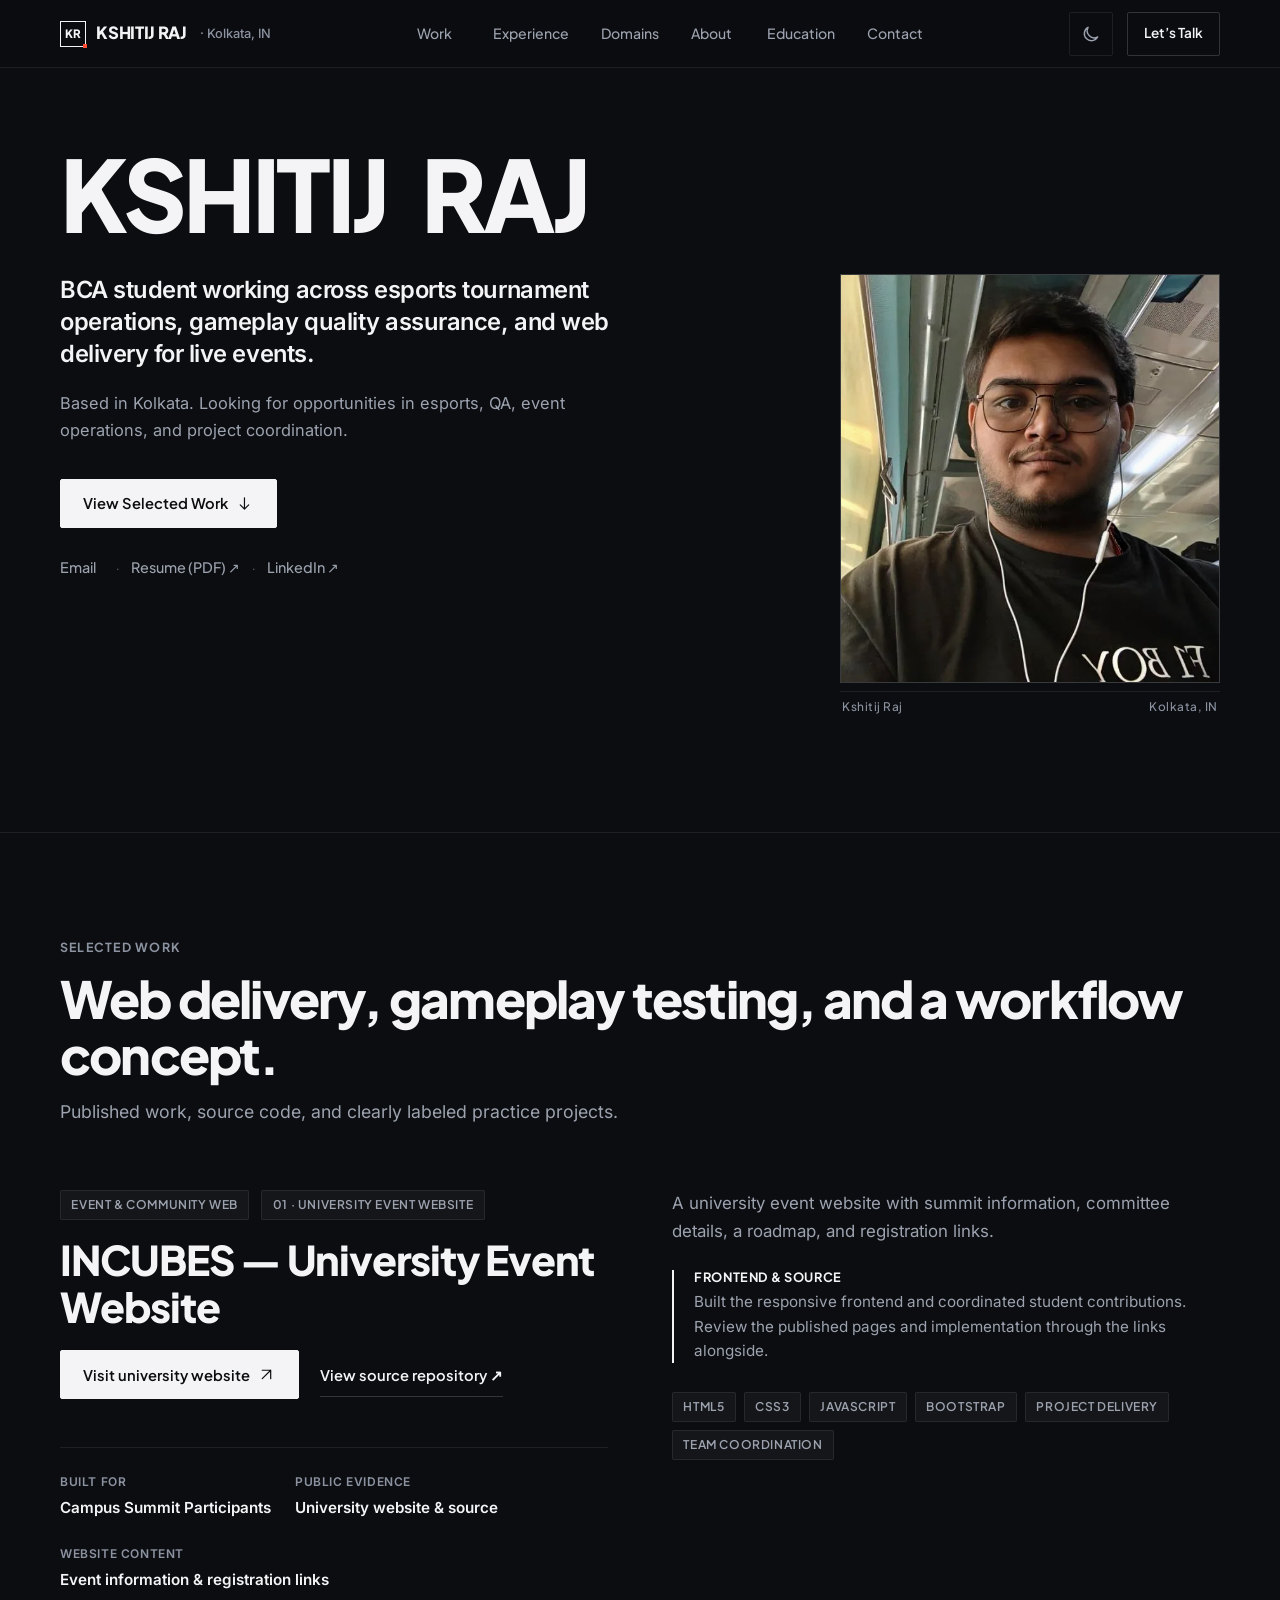
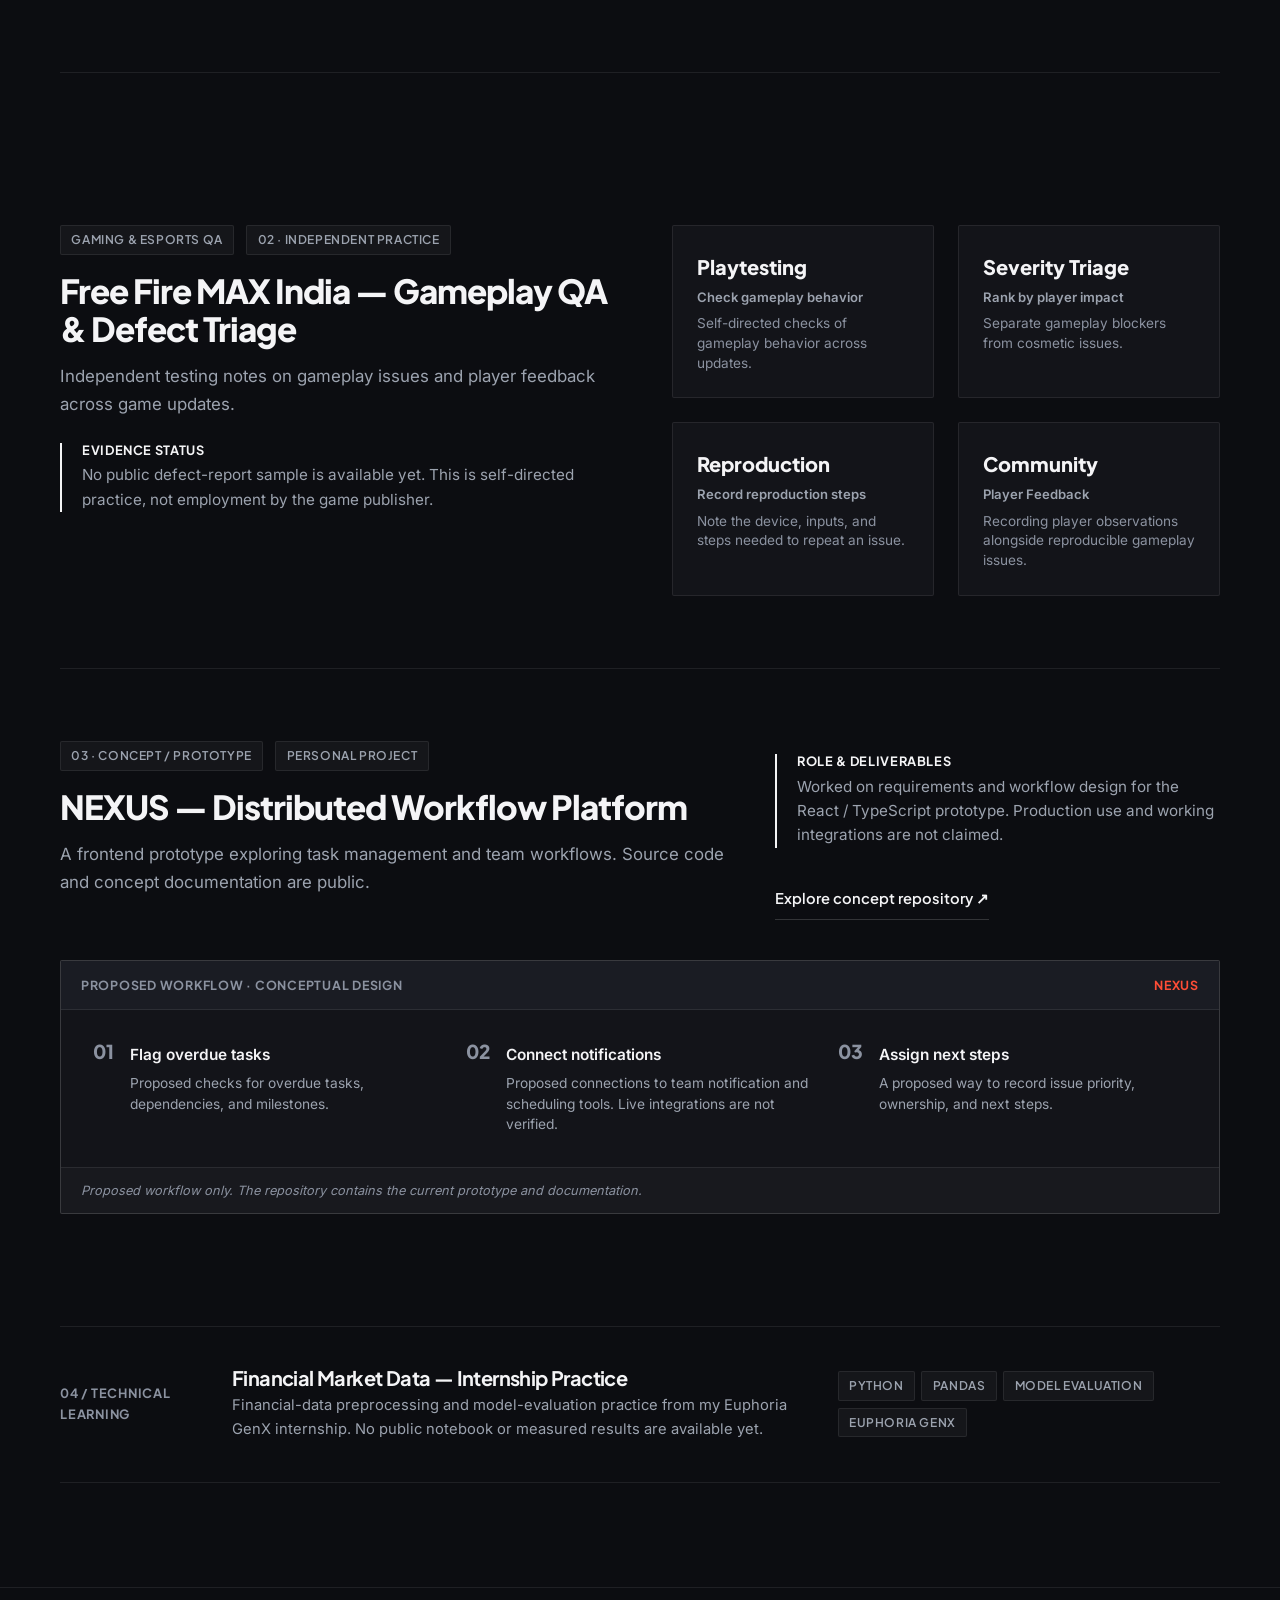
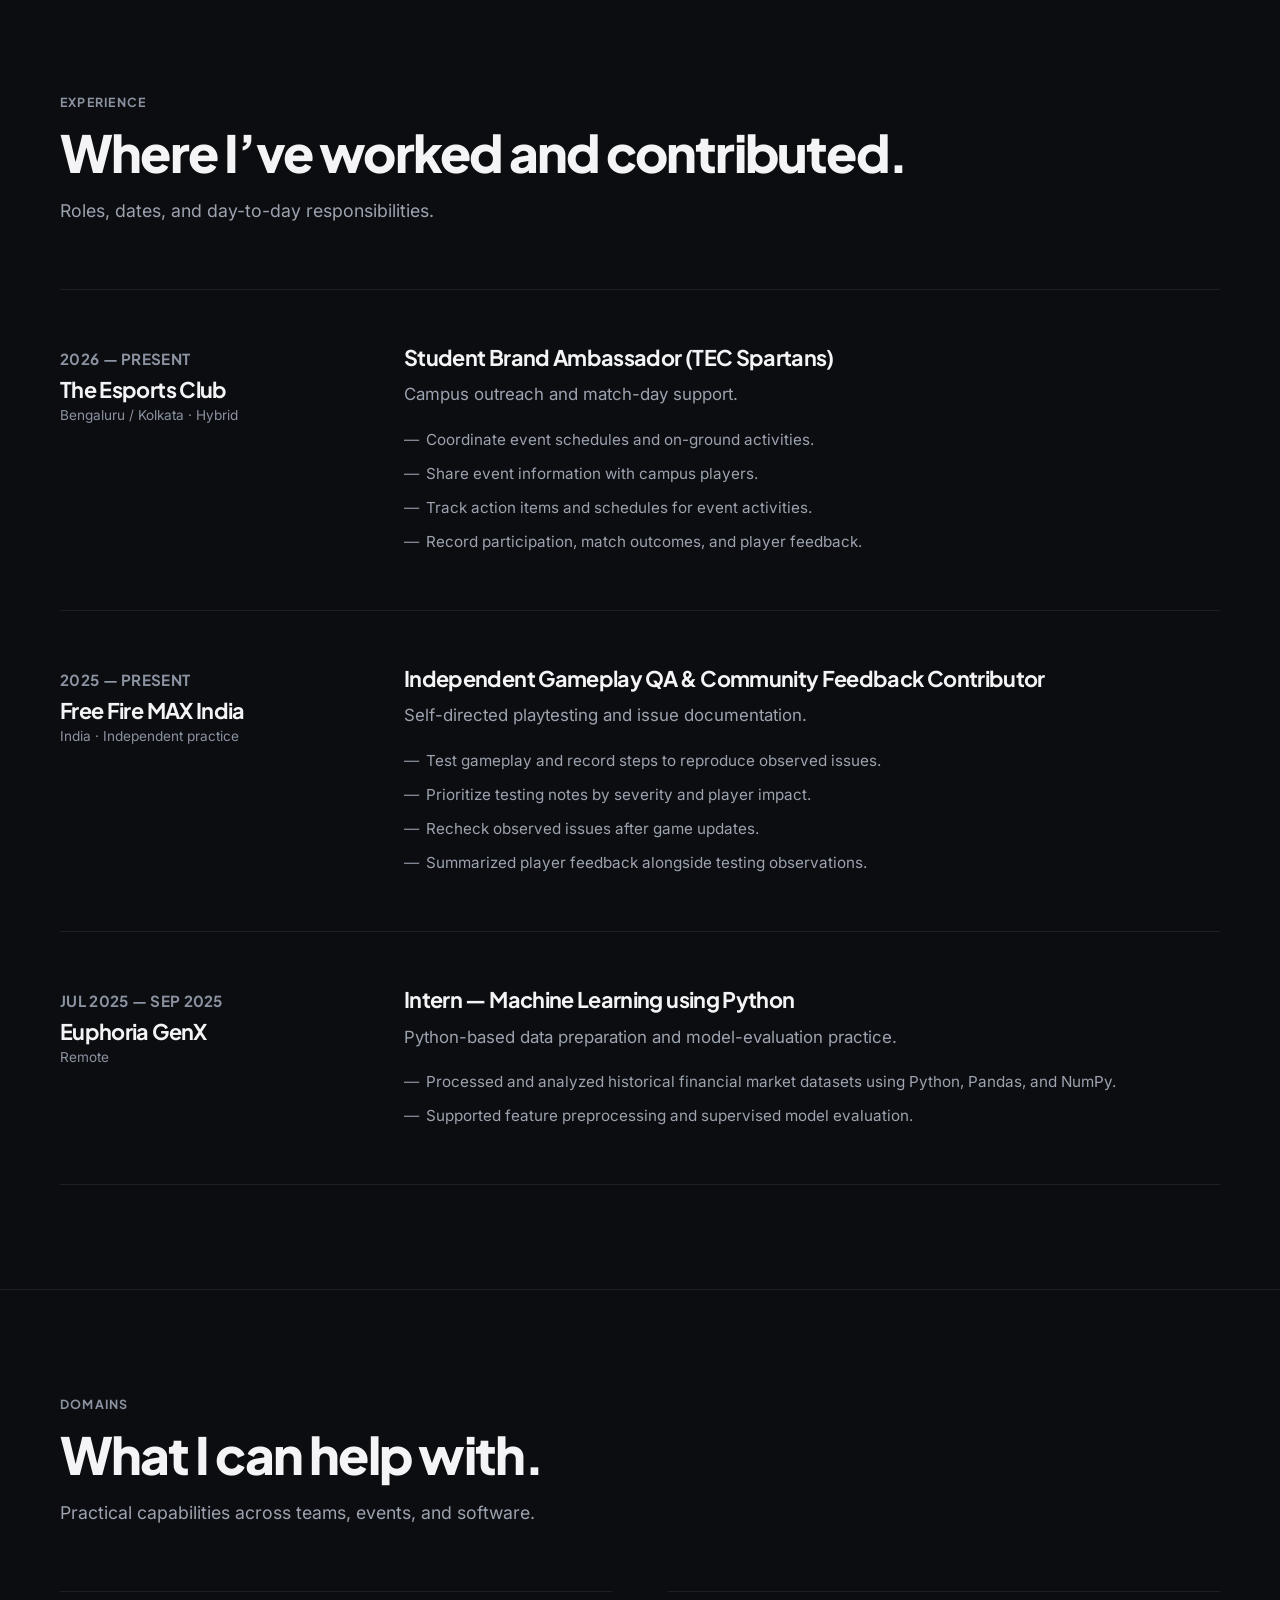
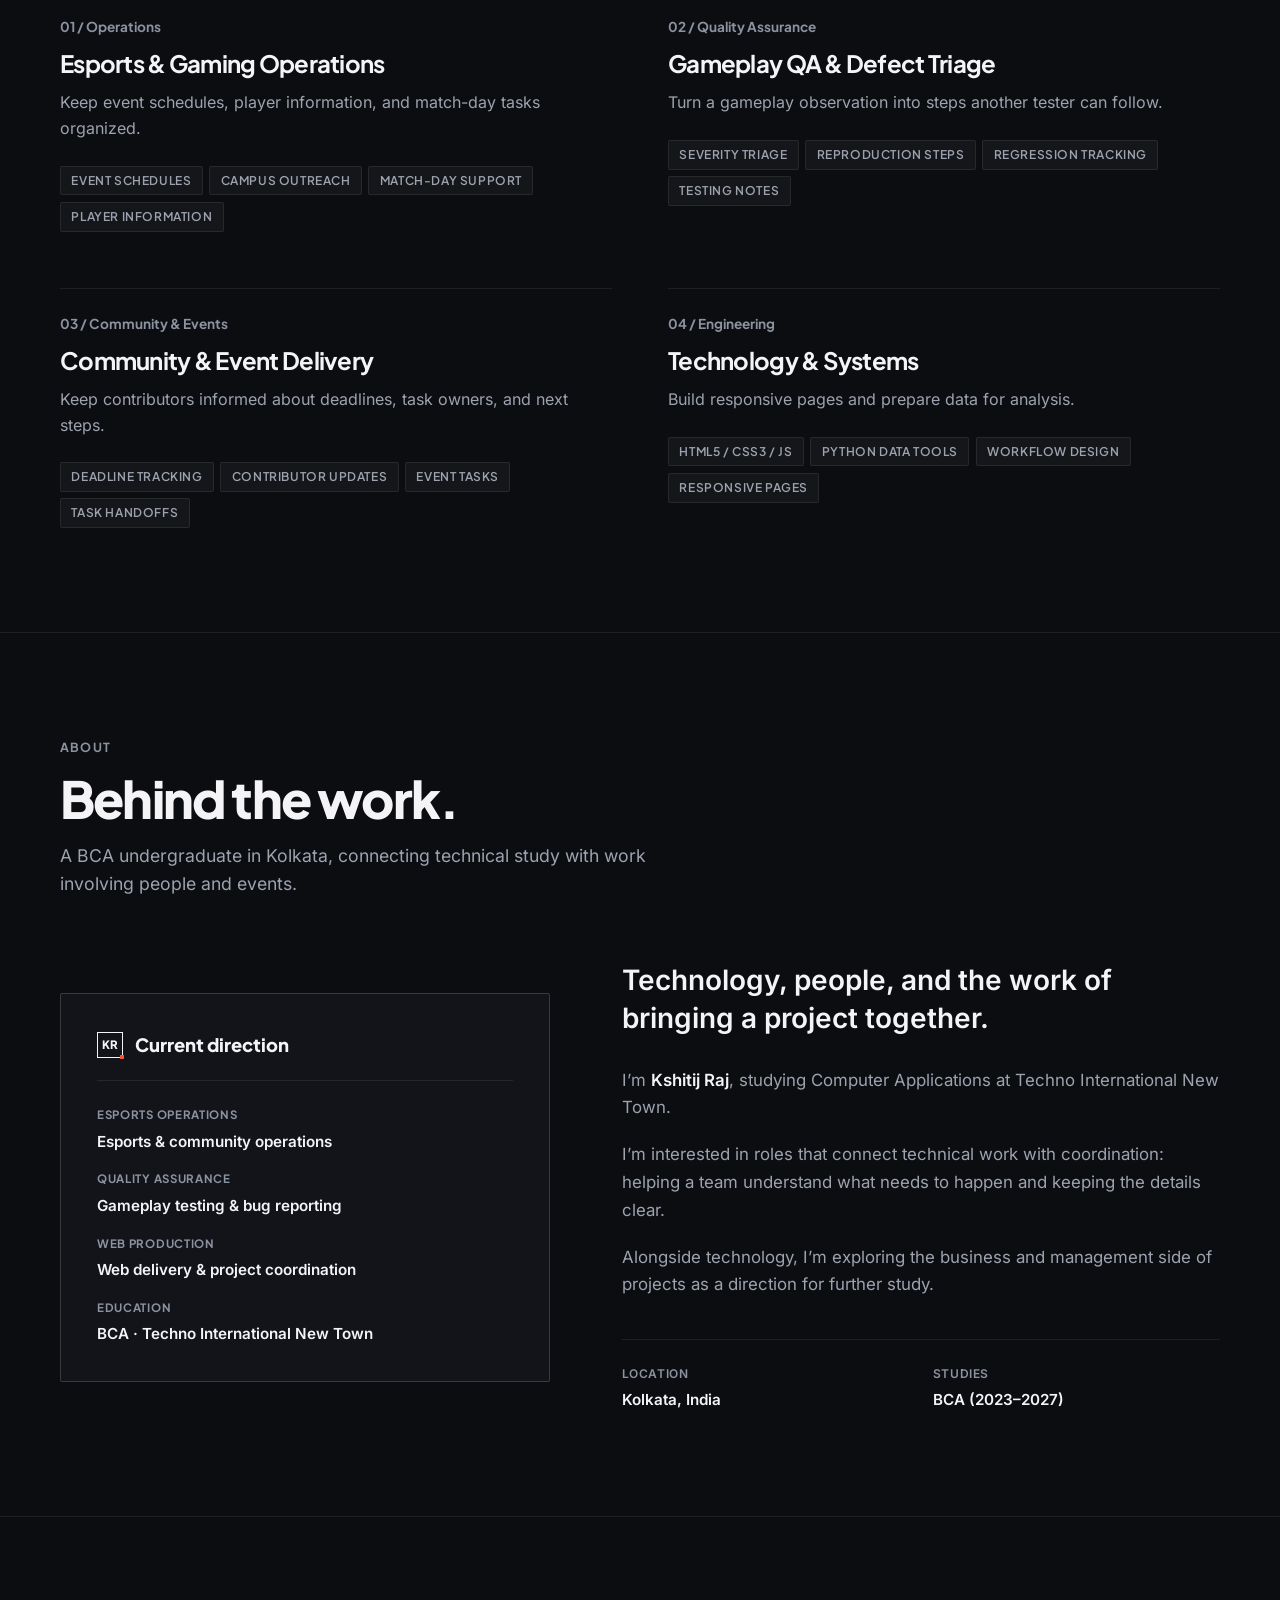
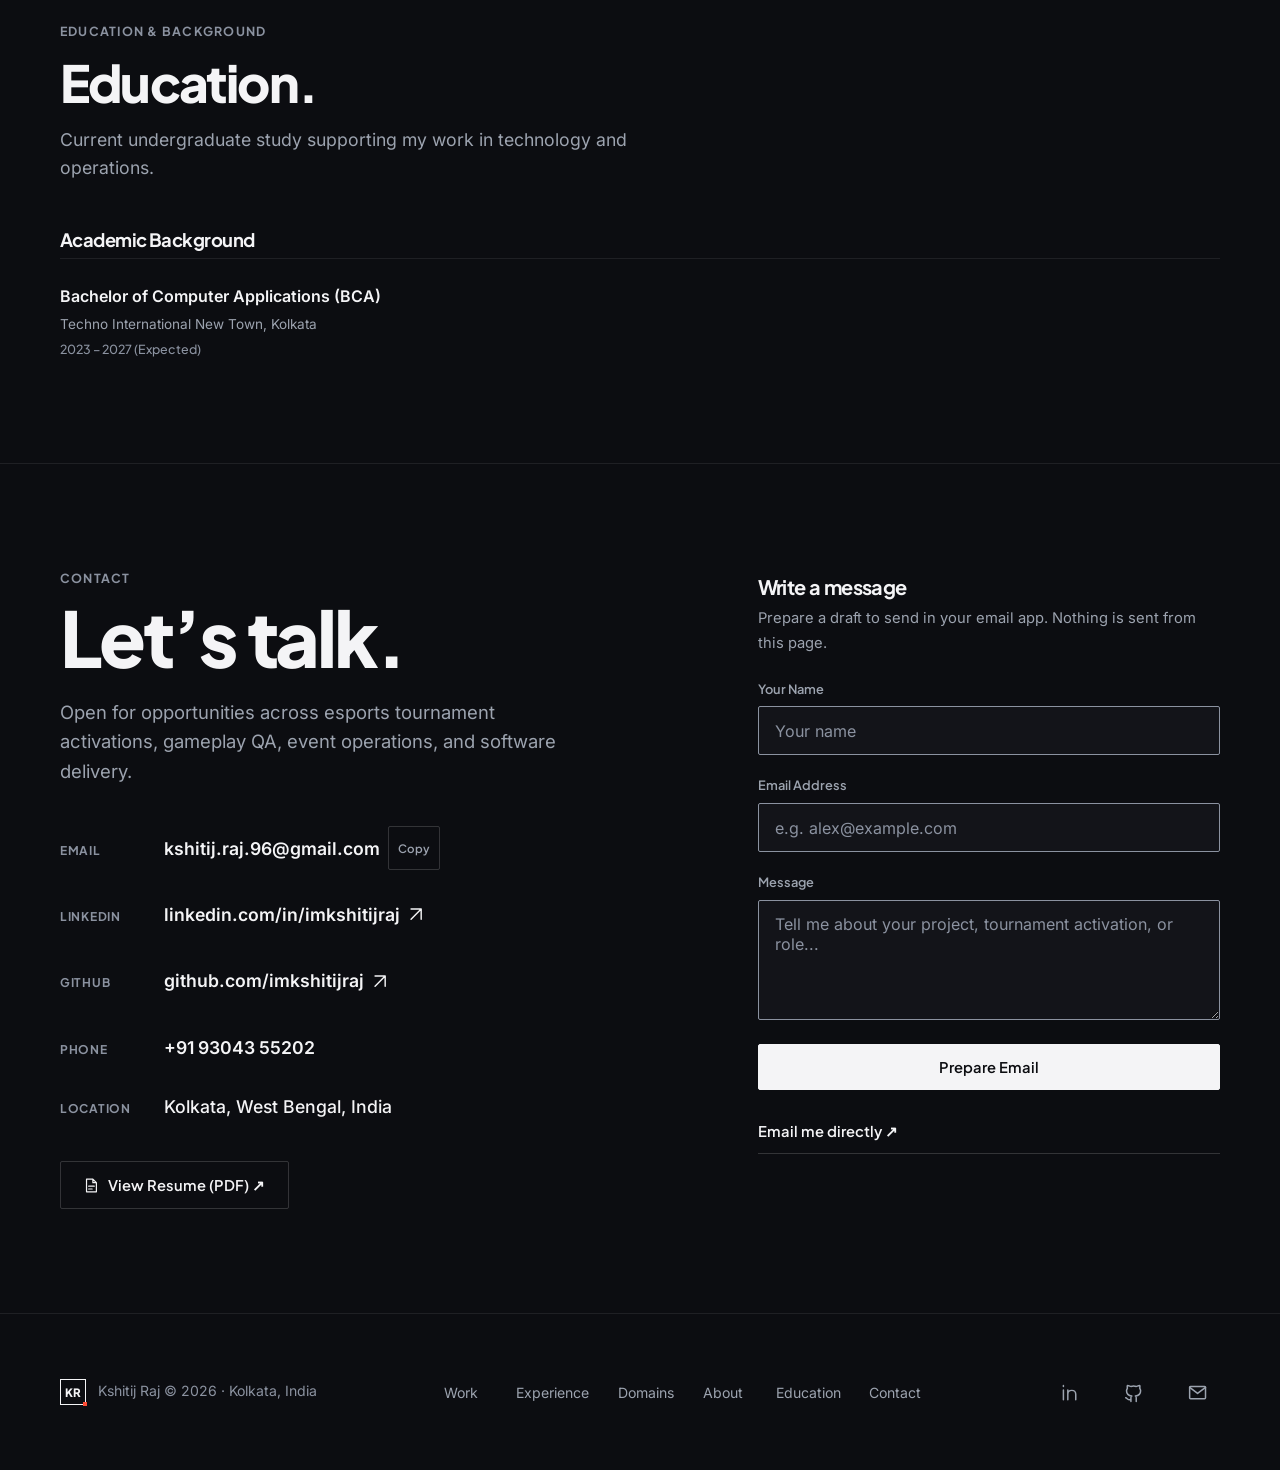
<file: Kshitij-Portfolio/index.html>
<!DOCTYPE html>
<html lang="en" data-theme="dark">
<head>
  <meta charset="UTF-8">
  <meta name="viewport" content="width=device-width, initial-scale=1.0">
  
  <script src="./assets/js/theme-init.js"></script>

  <!-- SEO & Identity -->
  <title>Kshitij Raj — Technology, Esports &amp; Operations</title>
  <meta name="description" content="Personal portfolio of Kshitij Raj. BCA student working across esports tournament operations, gameplay quality assurance, and live event technology.">
  <meta name="author" content="Kshitij Raj">
  <link rel="canonical" href="https://imkshitijraj.github.io/New-folder/Kshitij-Portfolio/">

  <!-- Favicon -->
  <link rel="icon" type="image/svg+xml" href="./assets/favicon.svg">
  
  <!-- Open Graph / Facebook -->
  <meta property="og:type" content="website">
  <meta property="og:url" content="https://imkshitijraj.github.io/New-folder/Kshitij-Portfolio/">
  <meta property="og:title" content="Kshitij Raj — Technology, Esports &amp; Operations">
  <meta property="og:description" content="Personal portfolio of Kshitij Raj. BCA student working across esports tournament operations, gameplay quality assurance, and live event technology.">
  <meta property="og:image" content="https://imkshitijraj.github.io/New-folder/Kshitij-Portfolio/assets/images/kshitij-portrait.jpg">
  <meta property="og:image:alt" content="Portrait of Kshitij Raj">

  <!-- Twitter / X -->
  <meta name="twitter:card" content="summary_large_image">
  <meta name="twitter:url" content="https://imkshitijraj.github.io/New-folder/Kshitij-Portfolio/">
  <meta name="twitter:title" content="Kshitij Raj — Technology, Esports &amp; Operations">
  <meta name="twitter:description" content="Personal portfolio of Kshitij Raj. BCA student working across esports tournament operations, gameplay quality assurance, and live event technology.">
  <meta name="twitter:image" content="https://imkshitijraj.github.io/New-folder/Kshitij-Portfolio/assets/images/kshitij-portrait.jpg">
  <meta name="twitter:image:alt" content="Portrait of Kshitij Raj">

  <!-- Structured Data: Person Schema -->
  <script type="application/ld+json">
  {
    "@context": "https://schema.org",
    "@type": "Person",
    "name": "Kshitij Raj",
    "jobTitle": "BCA undergraduate",
    "affiliation": {
      "@type": "CollegeOrUniversity",
      "name": "Techno International New Town"
    },
    "url": "https://imkshitijraj.github.io/New-folder/Kshitij-Portfolio/",
    "sameAs": [
      "https://linkedin.com/in/imkshitijraj",
      "https://github.com/imkshitijraj"
    ],
    "address": {
      "@type": "PostalAddress",
      "addressLocality": "Kolkata",
      "addressCountry": "IN"
    }
  }
  </script>

  <link rel="preload" href="./assets/fonts/plus-jakarta-sans-latin.woff2" as="font" type="font/woff2" crossorigin>
  <!-- Stylesheet -->
  <link rel="stylesheet" href="./assets/css/style.css">
</head>
<body>

  <!-- Accessible Skip to Content Link -->
  <a href="#main-content" class="skip-link">Skip to main content</a>

  <!-- ==========================================================================
       HEADER & NAVIGATION
       ========================================================================== -->
  <header class="site-header" role="banner">
    <div class="container header-inner">
      
      <div class="header-brand">
        <a href="#home" class="header-brand-link">
          <span class="kr-monogram" aria-hidden="true">KR</span>
          <span class="brand-name">KSHITIJ RAJ</span>
        </a>
        <span class="brand-location">· Kolkata, IN</span>
      </div>

      <!-- Navigation -->
      <nav class="main-nav" aria-label="Main Navigation">
        <ul class="nav-links">
          <li><a href="#work" class="nav-link">Work</a></li>
          <li><a href="#experience" class="nav-link">Experience</a></li>
          <li><a href="#domains" class="nav-link">Domains</a></li>
          <li><a href="#about" class="nav-link">About</a></li>
          <li><a href="#education" class="nav-link">Education</a></li>
          <li><a href="#contact" class="nav-link">Contact</a></li>
        </ul>
      </nav>

      <div class="header-actions">
        <button id="theme-toggle" class="theme-toggle-btn" aria-label="Switch to light theme" title="Switch to light theme">
          <svg class="icon" id="theme-icon" aria-hidden="true" viewBox="0 0 24 24" fill="none" stroke="currentColor" stroke-width="1.7" stroke-linecap="round" stroke-linejoin="round" focusable="false"><path d="M20 15.5A8.5 8.5 0 0 1 8.5 4 8.5 8.5 0 1 0 20 15.5Z"/></svg>
        </button>
        <a href="#contact" class="btn btn-secondary btn-header-talk">
          Let’s Talk
        </a>
        <button class="mobile-menu-btn" id="mobile-toggle" aria-label="Open navigation menu" aria-expanded="false" aria-controls="mobile-drawer">
          <svg class="icon" id="mobile-icon" aria-hidden="true" viewBox="0 0 24 24" fill="none" stroke="currentColor" stroke-width="1.7" stroke-linecap="round" stroke-linejoin="round" focusable="false"><path d="M4 6h16M4 12h16M4 18h16"/></svg>
        </button>
      </div>

    </div>
  </header>

  <!-- Mobile Drawer Dialog -->
  <div class="mobile-nav-drawer" id="mobile-drawer" role="dialog" aria-modal="true" aria-label="Navigation Menu" aria-hidden="true" tabindex="-1">
    <button type="button" id="drawer-close" class="drawer-close btn btn-secondary">Close menu <span aria-hidden="true">×</span></button>
    <ul class="mobile-nav-links">
      <li><a href="#home" class="mobile-nav-link">Home</a></li>
      <li><a href="#work" class="mobile-nav-link">Selected Work</a></li>
      <li><a href="#experience" class="mobile-nav-link">Experience</a></li>
      <li><a href="#domains" class="mobile-nav-link">Domains</a></li>
      <li><a href="#about" class="mobile-nav-link">About</a></li>
      <li><a href="#education" class="mobile-nav-link">Education</a></li>
      <li><a href="#contact" class="mobile-nav-link">Contact</a></li>
    </ul>
    <div class="drawer-cta-group">
      <a href="mailto:kshitij.raj.96@gmail.com" class="btn btn-primary btn-full">
        Email Directly
      </a>
      <a href="./assets/Kshitij-Raj-Resume.pdf" class="btn btn-secondary btn-full" target="_blank" rel="noopener noreferrer">
        View Resume (PDF)
      </a>
    </div>
  </div>

  <main id="main-content" tabindex="-1">
    <!-- ==========================================================================
         01 — HERO (Personal Identity & Core Positioning)
         ========================================================================== -->
    <section class="hero-section" id="home">
      <div class="container hero-container">
        
        <!-- Editorial Brand Masthead: Monolithic Oversized Typography -->
        <div class="hero-brand-masthead">
          <h1 class="hero-brand-name">
            <span class="name-part">KSHITIJ</span>
            <span class="name-part">RAJ</span>
          </h1>
        </div>

        <!-- Integrated Editorial Grid: Positioning & Real Photograph -->
        <div class="hero-editorial-grid">
          
          <!-- Column A: Personal Positioning, Supporting Context & CTAs -->
          <div class="hero-copy-col">
            <p class="hero-positioning">
              BCA student working across esports tournament operations, gameplay quality assurance, and web delivery for live events.
            </p>

            <p class="hero-narrative">
              Based in Kolkata. Looking for opportunities in esports, QA, event operations, and project coordination.
            </p>

            <div class="hero-actions">
              <a href="#work" class="btn btn-primary">
                View Selected Work <svg class="icon" aria-hidden="true" viewBox="0 0 24 24" fill="none" stroke="currentColor" stroke-width="1.7" stroke-linecap="round" stroke-linejoin="round" focusable="false"><path d="M12 4v16m-6-6 6 6 6-6"/></svg>
              </a>
              <div class="hero-text-links">
                <a href="mailto:kshitij.raj.96@gmail.com" class="hero-text-link">
                  Email
                </a>
                <span class="hero-link-sep" aria-hidden="true">·</span>
                <a href="./assets/Kshitij-Raj-Resume.pdf" target="_blank" rel="noopener noreferrer" class="hero-text-link">
                  Resume (PDF) ↗
                </a>
                <span class="hero-link-sep" aria-hidden="true">·</span>
                <a href="https://linkedin.com/in/imkshitijraj" target="_blank" rel="noopener noreferrer" class="hero-text-link">
                  LinkedIn ↗
                </a>
              </div>
            </div>
          </div>

          <!-- Column B: Integrated Editorial Photograph Presentation -->
          <div class="hero-media-col">
            <div class="editorial-photo-frame">
              <picture>
              <source type="image/webp" srcset="./assets/images/kshitij-portrait-320.webp 320w, ./assets/images/kshitij-portrait-640.webp 640w" sizes="(max-width: 768px) calc(100vw - 48px), 380px">
              <img 
                src="./assets/images/kshitij-portrait.jpg" 
                alt="Portrait of Kshitij Raj" 
                class="editorial-photo"
                width="640"
                height="640"
                loading="eager"
                fetchpriority="high"
              >
              </picture>
            </div>
            <div class="editorial-photo-caption">
              <span>Kshitij Raj</span>
              <span>Kolkata, IN</span>
            </div>
          </div>

        </div>

      </div>
    </section>

    <hr class="section-divider">

    <!-- ==========================================================================
         02 — SELECTED WORK (Containerless Editorial Case Studies)
         ========================================================================== -->
    <section class="section" id="work">
      <div class="container">
        
        <div class="section-header">
          <span class="section-kicker">Selected Work</span>
          <h2 class="section-title">Web delivery, gameplay testing, and a workflow concept.</h2>
          <p class="section-description">
            Published work, source code, and clearly labeled practice projects.
          </p>
        </div>

        <!-- Project 01: Lead Editorial Case Study (INCUBES) -->
        <article class="case-study-lead">
          <div class="case-study-grid">
            <div>
              <div class="case-meta-top">
                <span class="tag">Event &amp; Community Web</span>
                <span class="tag">01 · University event website</span>
              </div>

              <h3 class="case-title">
                INCUBES — University Event Website
              </h3>

              <a href="https://tint.edu.in/incubes" target="_blank" rel="noopener noreferrer" class="btn btn-primary btn-case-action">
                Visit university website <svg class="icon" aria-hidden="true" viewBox="0 0 24 24" fill="none" stroke="currentColor" stroke-width="1.7" stroke-linecap="round" stroke-linejoin="round" focusable="false"><path d="M6 18 18 6M6 6h12v12"/></svg>
              </a>

              <a href="https://github.com/imkshitijraj/college-web" target="_blank" rel="noopener noreferrer" class="btn-link">View source repository ↗</a>
              <div class="case-scale-list">
                <div class="scale-item">
                  <span class="scale-item-label">Built for</span>
                  <span class="scale-item-value">Campus Summit Participants</span>
                </div>
                <div class="scale-item">
                  <span class="scale-item-label">Public evidence</span>
                  <span class="scale-item-value">University website &amp; source</span>
                </div>
                <div class="scale-item">
                  <span class="scale-item-label">Website content</span>
                  <span class="scale-item-value">Event information &amp; registration links</span>
                </div>
              </div>
            </div>

            <div>
              <p class="case-description">
                A university event website with summit information, committee details, a roadmap, and registration links.
              </p>

              <div class="case-contribution-block">
                <h4 class="case-contribution-title">Frontend &amp; source</h4>
                <p class="case-contribution-copy">
                  Built the responsive frontend and coordinated student contributions. Review the published pages and implementation through the links alongside.
                </p>
              </div>

              <div class="case-tags">
                <span class="tag">HTML5</span>
                <span class="tag">CSS3</span>
                <span class="tag">JavaScript</span>
                <span class="tag">Bootstrap</span>
                <span class="tag">Project Delivery</span>
                <span class="tag">Team Coordination</span>
              </div>
            </div>
          </div>
        </article>

        <!-- Project 02: Editorial Two-Column Spread (Free Fire MAX India QA) -->
        <article class="project-editorial-row">
          <div>
            <div class="case-meta-top">
              <span class="tag">Gaming &amp; Esports QA</span>
              <span class="tag">02 · Independent practice</span>
            </div>

            <h3 class="project-editorial-title">
              Free Fire MAX India — Gameplay QA &amp; Defect Triage
            </h3>

            <p class="case-description">
              Independent testing notes on gameplay issues and player feedback across game updates.
            </p>

            <div class="case-contribution-block">
              <h4 class="case-contribution-title">Evidence status</h4>
              <p class="case-contribution-copy">
                No public defect-report sample is available yet. This is self-directed practice, not employment by the game publisher.
              </p>
            </div>
          </div>

          <!-- QA Framework Breakdown (Crisp Editorial Grid) -->
          <div class="qa-editorial-grid">
            <div class="qa-editorial-card">
              <div class="qa-card-lead">Playtesting</div>
              <div class="qa-card-label">Check gameplay behavior</div>
              <p class="qa-card-desc">Self-directed checks of gameplay behavior across updates.</p>
            </div>

            <div class="qa-editorial-card">
              <div class="qa-card-lead">Severity Triage</div>
              <div class="qa-card-label">Rank by player impact</div>
              <p class="qa-card-desc">Separate gameplay blockers from cosmetic issues.</p>
            </div>

            <div class="qa-editorial-card">
              <div class="qa-card-lead">Reproduction</div>
              <div class="qa-card-label">Record reproduction steps</div>
              <p class="qa-card-desc">Note the device, inputs, and steps needed to repeat an issue.</p>
            </div>

            <div class="qa-editorial-card">
              <div class="qa-card-lead">Community</div>
              <div class="qa-card-label">Player Feedback</div>
              <p class="qa-card-desc">Recording player observations alongside reproducible gameplay issues.</p>
            </div>
          </div>
        </article>

        <!-- Project 03: Full-Width Feature (NEXUS Platform - Conceptual Mockup & PRD) -->
        <article class="project-wide-feature">
          <div class="wide-feature-header">
            <div>
              <div class="case-meta-top">
                <span class="tag">03 · Concept / prototype</span>
                <span class="tag">Personal project</span>
              </div>
              <h3 class="project-editorial-title">
                NEXUS — Distributed Workflow Platform
              </h3>
              <p class="case-description">
                A frontend prototype exploring task management and team workflows. Source code and concept documentation are public.
              </p>
            </div>

            <div>
              <div class="case-contribution-block case-contrib-spaced">
                <h4 class="case-contribution-title">Role &amp; Deliverables</h4>
                <p class="case-contribution-copy">
                  Worked on requirements and workflow design for the React / TypeScript prototype. Production use and working integrations are not claimed.
                </p>
              </div>
              <div>
                <a href="https://github.com/imkshitijraj/Project-Nexus" target="_blank" rel="noopener noreferrer" class="btn-link">Explore concept repository ↗</a>
              </div>
            </div>
          </div>

          <div class="architecture-spec-box">
            <div class="spec-box-header">
              <span>Proposed workflow · Conceptual design</span>
              <span class="spec-version">NEXUS</span>
            </div>
            <div class="spec-box-content">
              <div class="spec-flow-step">
                <span class="step-num">01</span>
                <div>
                  <strong>Flag overdue tasks</strong>
                  <p>Proposed checks for overdue tasks, dependencies, and milestones.</p>
                </div>
              </div>
              <div class="spec-flow-step">
                <span class="step-num">02</span>
                <div>
                  <strong>Connect notifications</strong>
                  <p>Proposed connections to team notification and scheduling tools. Live integrations are not verified.</p>
                </div>
              </div>
              <div class="spec-flow-step">
                <span class="step-num">03</span>
                <div>
                  <strong>Assign next steps</strong>
                  <p>A proposed way to record issue priority, ownership, and next steps.</p>
                </div>
              </div>
            </div>
            <div class="spec-box-caption">
              Proposed workflow only. The repository contains the current prototype and documentation.
            </div>
          </div>

        </article>

        <!-- Project 04: Compact Editorial Row (ML Financial Market Data) -->
        <article class="compact-feature-line">
          <span class="compact-feature-domain">04 / Technical learning</span>
          <div>
            <h3 class="compact-feature-title">Financial Market Data — Internship Practice</h3>
            <p class="compact-feature-desc">
              Financial-data preprocessing and model-evaluation practice from my Euphoria GenX internship. No public notebook or measured results are available yet.
            </p>
          </div>
          <div class="compact-tags-row">
            <span class="tag">Python</span>
            <span class="tag">Pandas</span>
            <span class="tag">Model Evaluation</span>
            <span class="tag">Euphoria GenX</span>
          </div>
        </article>

      </div>
    </section>

    <hr class="section-divider">

    <!-- ==========================================================================
         03 — EXPERIENCE (Concrete, Human Timeline)
         ========================================================================== -->
    <section class="section" id="experience">
      <div class="container">
        
        <div class="section-header">
          <span class="section-kicker">Experience</span>
          <h2 class="section-title">Where I’ve worked and contributed.</h2>
          <p class="section-description">
            Roles, dates, and day-to-day responsibilities.
          </p>
        </div>

        <div class="experience-timeline">
          
          <!-- Role 1: The Esports Club -->
          <div class="experience-row">
            <div>
              <span class="exp-period">2026 — PRESENT</span>
              <h3 class="exp-org">The Esports Club</h3>
              <span class="exp-location">Bengaluru / Kolkata · Hybrid</span>
            </div>

            <div>
              <h4 class="exp-role-heading">Student Brand Ambassador (TEC Spartans)</h4>
              <p class="exp-human-summary">
                Campus outreach and match-day support.
              </p>

              <ul class="exp-bullet-points">
                <li>Coordinate event schedules and on-ground activities.</li>
                <li>Share event information with campus players.</li>
                <li>Track action items and schedules for event activities.</li>
                <li>Record participation, match outcomes, and player feedback.</li>
              </ul>
            </div>
          </div>

          <!-- Role 2: Free Fire MAX India -->
          <div class="experience-row">
            <div>
              <span class="exp-period">2025 — PRESENT</span>
              <h3 class="exp-org">Free Fire MAX India</h3>
              <span class="exp-location">India · Independent practice</span>
            </div>

            <div>
              <h4 class="exp-role-heading">Independent Gameplay QA &amp; Community Feedback Contributor</h4>
              <p class="exp-human-summary">
                Self-directed playtesting and issue documentation.
              </p>

              <ul class="exp-bullet-points">
                <li>Test gameplay and record steps to reproduce observed issues.</li>
                <li>Prioritize testing notes by severity and player impact.</li>
                <li>Recheck observed issues after game updates.</li>
                <li>Summarized player feedback alongside testing observations.</li>
              </ul>
            </div>
          </div>

          <!-- Role 3: Euphoria GenX -->
          <div class="experience-row">
            <div>
              <span class="exp-period">JUL 2025 — SEP 2025</span>
              <h3 class="exp-org">Euphoria GenX</h3>
              <span class="exp-location">Remote</span>
            </div>

            <div>
              <h4 class="exp-role-heading">Intern — Machine Learning using Python</h4>
              <p class="exp-human-summary">
                Python-based data preparation and model-evaluation practice.
              </p>

              <ul class="exp-bullet-points">
                <li>Processed and analyzed historical financial market datasets using Python, Pandas, and NumPy.</li>
                <li>Supported feature preprocessing and supervised model evaluation.</li>
              </ul>
            </div>
          </div>

        </div>

      </div>
    </section>

    <hr class="section-divider">

    <!-- ==========================================================================
         04 — WHAT I DO / DOMAINS
         ========================================================================== -->
    <section class="section" id="domains">
      <div class="container">
        
        <div class="section-header">
          <span class="section-kicker">Domains</span>
          <h2 class="section-title">What I can help with.</h2>
          <p class="section-description">
            Practical capabilities across teams, events, and software.
          </p>
        </div>

        <div class="domains-editorial-grid">
          
          <div class="domain-entry">
            <span class="domain-order">01 / Operations</span>
            <h3 class="domain-heading">Esports &amp; Gaming Operations</h3>
            <p class="domain-paragraph">
              Keep event schedules, player information, and match-day tasks organized.
            </p>
            <div class="domain-caps-list">
              <span class="tag">Event schedules</span>
              <span class="tag">Campus outreach</span>
              <span class="tag">Match-day support</span>
              <span class="tag">Player information</span>
            </div>
          </div>

          <div class="domain-entry">
            <span class="domain-order">02 / Quality Assurance</span>
            <h3 class="domain-heading">Gameplay QA &amp; Defect Triage</h3>
            <p class="domain-paragraph">
              Turn a gameplay observation into steps another tester can follow.
            </p>
            <div class="domain-caps-list">
              <span class="tag">Severity Triage</span>
              <span class="tag">Reproduction steps</span>
              <span class="tag">Regression Tracking</span>
              <span class="tag">Testing notes</span>
            </div>
          </div>

          <div class="domain-entry">
            <span class="domain-order">03 / Community &amp; Events</span>
            <h3 class="domain-heading">Community &amp; Event Delivery</h3>
            <p class="domain-paragraph">
              Keep contributors informed about deadlines, task owners, and next steps.
            </p>
            <div class="domain-caps-list">
              <span class="tag">Deadline tracking</span>
              <span class="tag">Contributor updates</span>
              <span class="tag">Event tasks</span>
              <span class="tag">Task handoffs</span>
            </div>
          </div>

          <div class="domain-entry">
            <span class="domain-order">04 / Engineering</span>
            <h3 class="domain-heading">Technology &amp; Systems</h3>
            <p class="domain-paragraph">
              Build responsive pages and prepare data for analysis.
            </p>
            <div class="domain-caps-list">
              <span class="tag">HTML5 / CSS3 / JS</span>
              <span class="tag">Python Data Tools</span>
              <span class="tag">Workflow design</span>
              <span class="tag">Responsive pages</span>
            </div>
          </div>

        </div>

      </div>
    </section>

    <hr class="section-divider">

    <!-- ==========================================================================
         05 — ABOUT
         ========================================================================== -->
    <section class="section" id="about">
      <div class="container">
        
        <div class="section-header">
          <span class="section-kicker">About</span>
          <h2 class="section-title">Behind the work.</h2>
          <p class="section-description">
            A BCA undergraduate in Kolkata, connecting technical study with work involving people and events.
          </p>
        </div>

        <div class="about-horizon">
          
          <div class="about-credentials-frame">
            <div class="cred-header">
              <span class="kr-monogram" aria-hidden="true">KR</span>
              <span class="cred-title">Current direction</span>
            </div>
            <div class="cred-body">
              <div class="cred-item">
                <span class="cred-label">Esports Operations</span>
                <span class="cred-val">Esports &amp; community operations</span>
              </div>
              <div class="cred-item">
                <span class="cred-label">Quality Assurance</span>
                <span class="cred-val">Gameplay testing &amp; bug reporting</span>
              </div>
              <div class="cred-item">
                <span class="cred-label">Web Production</span>
                <span class="cred-val">Web delivery &amp; project coordination</span>
              </div>
              <div class="cred-item">
                <span class="cred-label">Education</span>
                <span class="cred-val">BCA · Techno International New Town</span>
              </div>
            </div>
          </div>

          <div>
            <p class="about-callout-quote">
              Technology, people, and the work of bringing a project together.
            </p>

            <div class="about-body-copy">
              <p>
                I’m <strong>Kshitij Raj</strong>, studying Computer Applications at Techno International New Town.
              </p>
              <p>
                I’m interested in roles that connect technical work with coordination: helping a team understand what needs to happen and keeping the details clear.
              </p>
              <p>
                Alongside technology, I’m exploring the business and management side of projects as a direction for further study.
              </p>
            </div>

            <div class="about-facts-row">
              <div>
                <div class="fact-title">Location</div>
                <div class="fact-value">Kolkata, India</div>
              </div>
              <div>
                <div class="fact-title">Studies</div>
                <div class="fact-value">BCA (2023–2027)</div>
              </div>

            </div>
          </div>

        </div>

      </div>
    </section>

    <hr class="section-divider">

    <!-- ==========================================================================
         06 — EDUCATION & CREDENTIALS (Quiet, Scannable Support)
         ========================================================================== -->
    <section class="section" id="education">
      <div class="container">
        
        <div class="section-header section-header-compact">
          <span class="section-kicker">Education &amp; Background</span>
          <h2 class="section-title">Education.</h2>
          <p class="section-description">
            Current undergraduate study supporting my work in technology and operations.
          </p>
        </div>

        <div class="credentials-quiet-grid">
          
          <!-- Column 1: Formal Education -->
          <div>
            <h3 class="cred-column-head">Academic Background</h3>
            <div class="cred-entries">
              <div class="cred-item">
                <span class="cred-name">Bachelor of Computer Applications (BCA)</span>
                <span class="cred-sub">Techno International New Town, Kolkata</span>
                <span class="cred-date">2023 – 2027 (Expected)</span>
              </div>
            </div>
          </div>
        </div>

      </div>
    </section>

    <hr class="section-divider">

    <!-- ==========================================================================
         07 — CONTACT (Direct & Simplified)
         ========================================================================== -->
    <section class="section" id="contact">
      <div class="container">
        
        <div class="contact-horizon">
          
          <div>
            <span class="section-kicker">Contact</span>
            <h2 class="contact-giant-heading">Let’s talk.</h2>
            <p class="contact-direct-lead">
              Open for opportunities across esports tournament activations, gameplay QA, event operations, and software delivery.
            </p>

            <div class="contact-links-list">
              <div class="contact-link-row">
                <span class="contact-link-label">Email</span>
                <div class="contact-value-row">
                  <a href="mailto:kshitij.raj.96@gmail.com" class="contact-link-value">kshitij.raj.96@gmail.com</a>
                  <button class="copy-button copy-trigger" data-copy="kshitij.raj.96@gmail.com" title="Copy email address" aria-label="Copy email address">
                    Copy
                  </button>
                </div>
              </div>

              <div class="contact-link-row">
                <span class="contact-link-label">LinkedIn</span>
                <a href="https://linkedin.com/in/imkshitijraj" target="_blank" rel="noopener noreferrer" class="contact-link-value">
                  linkedin.com/in/imkshitijraj <svg class="icon" aria-hidden="true" viewBox="0 0 24 24" fill="none" stroke="currentColor" stroke-width="1.7" stroke-linecap="round" stroke-linejoin="round" focusable="false"><path d="M6 18 18 6M6 6h12v12"/></svg>
                </a>
              </div>

              <div class="contact-link-row">
                <span class="contact-link-label">GitHub</span>
                <a href="https://github.com/imkshitijraj" target="_blank" rel="noopener noreferrer" class="contact-link-value">
                  github.com/imkshitijraj <svg class="icon" aria-hidden="true" viewBox="0 0 24 24" fill="none" stroke="currentColor" stroke-width="1.7" stroke-linecap="round" stroke-linejoin="round" focusable="false"><path d="M6 18 18 6M6 6h12v12"/></svg>
                </a>
              </div>

              <div class="contact-link-row">
                <span class="contact-link-label">Phone</span>
                <a href="tel:+919304355202" class="contact-link-value">+91 93043 55202</a>
              </div>

              <div class="contact-link-row">
                <span class="contact-link-label">Location</span>
                <span class="contact-link-value contact-location-val">Kolkata, West Bengal, India</span>
              </div>
            </div>

            <div>
              <a href="./assets/Kshitij-Raj-Resume.pdf" target="_blank" rel="noopener noreferrer" class="btn btn-secondary">
                <svg class="icon" aria-hidden="true" viewBox="0 0 24 24" fill="none" stroke="currentColor" stroke-width="1.7" stroke-linecap="round" stroke-linejoin="round" focusable="false"><path d="M14 3H5v18h14V8Zm0 0v5h5M8 13h8M8 17h5"/></svg> View Resume (PDF) ↗
              </a>
            </div>
          </div>

          <!-- Minimal Direct Message Box -->
          <div class="minimal-form-box">
            <h3 class="minimal-form-title">Write a message</h3>
            <p class="minimal-form-subtitle" id="form-help">
              Prepare a draft to send in your email app. Nothing is sent from this page.
            </p>

            <form class="minimal-form" id="contact-form" novalidate aria-describedby="form-help">
              <div id="form-alert" class="form-feedback-alert" role="status" aria-live="polite" aria-atomic="true"></div>

              <div class="form-group">
                <label for="user-name">Your Name</label>
                <input 
                  type="text" 
                  id="user-name" 
                  name="name" 
                  class="form-control-input" 
                  placeholder="Your name" 
                  required 
                  autocomplete="name"
                  aria-describedby="user-name-error"
                >
                <span id="user-name-error" class="form-field-error" >Please enter your name.</span>
              </div>

              <div class="form-group">
                <label for="user-email">Email Address</label>
                <input 
                  type="email" 
                  id="user-email" 
                  name="email" 
                  class="form-control-input" 
                  placeholder="e.g. alex@example.com" 
                  required 
                  autocomplete="email"
                  aria-describedby="user-email-error"
                >
                <span id="user-email-error" class="form-field-error" >Please enter a valid email address.</span>
              </div>

              <div class="form-group">
                <label for="user-message">Message</label>
                <textarea 
                  id="user-message" 
                  name="message" 
                  class="form-control-area" 
                  placeholder="Tell me about your project, tournament activation, or role..." 
                  required
                  aria-describedby="user-message-error"
                ></textarea>
                <span id="user-message-error" class="form-field-error" >Please enter a message.</span>
              </div>

              <button type="submit" class="btn btn-primary btn-submit-form" id="submit-btn" disabled>
                Prepare Email <svg class="icon" aria-hidden="true" viewBox="0 0 24 24" fill="none" stroke="currentColor" stroke-width="1.7" stroke-linecap="round" stroke-linejoin="round" focusable="false"><path d="m3 3 18 9-18 9 3-9Zm3 9h15"/></svg>
              </button>
              <a id="email-fallback" class="btn-link" href="mailto:kshitij.raj.96@gmail.com">Email me directly ↗</a>
              <noscript><p>The form needs JavaScript to prepare your draft. Please use the email link above.</p></noscript>
            </form>
          </div>

        </div>

      </div>
    </section>
  </main>

  <!-- ==========================================================================
       FOOTER
       ========================================================================== -->
  <footer class="site-footer" role="contentinfo">
    <div class="container footer-inner">
      <div class="footer-brand-wrap">
        <span class="kr-monogram" aria-hidden="true">KR</span>
        <span>Kshitij Raj © 2026 · Kolkata, India</span>
      </div>

      <ul class="footer-nav">
        <li><a href="#work">Work</a></li>
        <li><a href="#experience">Experience</a></li>
        <li><a href="#domains">Domains</a></li>
        <li><a href="#about">About</a></li>
        <li><a href="#education">Education</a></li>
        <li><a href="#contact">Contact</a></li>
      </ul>

      <div class="footer-social-links">
        <a href="https://linkedin.com/in/imkshitijraj" target="_blank" rel="noopener noreferrer" aria-label="LinkedIn Profile">
          <svg class="icon" aria-hidden="true" viewBox="0 0 24 24" fill="none" stroke="currentColor" stroke-width="1.7" stroke-linecap="round" stroke-linejoin="round" focusable="false"><path d="M5 9v11M5 4v1M10 20V9m0 5c0-6 9-6 9 0v6"/></svg>
        </a>
        <a href="https://github.com/imkshitijraj" target="_blank" rel="noopener noreferrer" aria-label="GitHub Profile">
          <svg class="icon" aria-hidden="true" viewBox="0 0 24 24" fill="none" stroke="currentColor" stroke-width="1.7" stroke-linecap="round" stroke-linejoin="round" focusable="false"><path d="M9 20c-4 1-4-2-6-2m12 4v-4c0-1-.3-2-1-2 4-.5 6-2 6-6 0-1-.5-2-1-3 .3-1 .3-2 0-3-2 0-3 1-4 1a13 13 0 0 0-6 0C8 5 7 4 5 4c-.3 1-.3 2 0 3-.5 1-1 2-1 3 0 4 2 5.5 6 6-.7 0-1 1-1 2v4"/></svg>
        </a>
        <a href="mailto:kshitij.raj.96@gmail.com" aria-label="Email Kshitij Raj">
          <svg class="icon" aria-hidden="true" viewBox="0 0 24 24" fill="none" stroke="currentColor" stroke-width="1.7" stroke-linecap="round" stroke-linejoin="round" focusable="false"><rect x="3" y="5" width="18" height="14" rx="1"/><path d="m3 6 9 7 9-7"/></svg>
        </a>
      </div>
    </div>
  </footer>

  <!-- Toast Notice -->
  <div class="toast-notice" id="toast-notice" role="status" aria-live="polite"></div>

  <!-- JavaScript -->
  <script src="./assets/js/main.js"></script>
</body>
</html>
</file>
<file: Kshitij-Portfolio/assets/css/style.css>
@font-face {
  font-family: 'Inter'; font-style: normal; font-weight: 400 600;
  font-display: swap; src: url('../fonts/inter-latin.woff2') format('woff2');
}
@font-face {
  font-family: 'Plus Jakarta Sans'; font-style: normal; font-weight: 500 800;
  font-display: swap; src: url('../fonts/plus-jakarta-sans-latin.woff2') format('woff2');
}

/* ==========================================================================
   KSHITIJ RAJ — PERSONAL PORTFOLIO
   Art Direction: Editorial Broadside · Technology, Esports & Community
   Clean, confident, architectural, and human.
   Zero generic cards. Zero SaaS-template gradients.
   ========================================================================== */

/* --- Design Tokens --- */
:root {
  --font-display: 'Plus Jakarta Sans', -apple-system, BlinkMacSystemFont, sans-serif;
  --font-body: 'Inter', -apple-system, BlinkMacSystemFont, sans-serif;

  /* Obsidian / Charcoal Editorial Dark (Default) */
  --bg-primary: #0c0d11;
  --bg-surface: #131419;
  --bg-elevated: #1a1c23;

  --border-subtle: rgba(255, 255, 255, 0.08);
  --border-medium: rgba(255, 255, 255, 0.16);
  --border-strong: rgba(255, 255, 255, 0.32);

  --text-primary: #f4f4f6;
  --text-secondary: #9ca3af;
  --text-muted: #8b92a0; /* High-contrast WCAG AA accessible muted tone */

  /* Accent: Controlled Vermilion (surgical interactive accent) */
  --accent: #ff4d36;
  --accent-hover: #ff6552;
  --accent-subtle: rgba(255, 77, 54, 0.08);

  --container-max: 1240px;
  --header-height: max(68px, 4.25rem);
  color-scheme: dark;

  /* Architectural radii - crisp, intentional, non-bubbly */
  --radius-xs: 2px;
  --radius-sm: 4px;
  --radius-md: 6px;
  --radius-full: 9999px;

  --transition: 0.18s cubic-bezier(0.16, 1, 0.3, 1);
}

/* Editorial Light Theme (Bone Newsprint & Charcoal Ink) */
[data-theme="light"] {
  color-scheme: light;
  --bg-primary: #f8f7f4;
  --bg-surface: #ffffff;
  --bg-elevated: #efece5;

  --border-subtle: rgba(0, 0, 0, 0.08);
  --border-medium: rgba(0, 0, 0, 0.16);
  --border-strong: rgba(0, 0, 0, 0.35);

  --text-primary: #111216;
  --text-secondary: #3b4252; /* Enhanced contrast >= 7:1 against #f8f7f4 */
  --text-muted: #555c6d;     /* High-contrast WCAG AA >= 4.5:1 against #f8f7f4 */

  --accent: #ba2e1b;
  --accent-hover: #bc2814;
  --accent-subtle: rgba(216, 53, 31, 0.08);
}

/* ==========================================================================
   RESET & SYSTEM BASE
   ========================================================================== */
*, *::before, *::after {
  margin: 0;
  padding: 0;
  box-sizing: border-box;
}

html {
  font-size: 16px;
  scroll-behavior: smooth;
  scroll-padding-top: calc(var(--header-height) + 2rem);
  -webkit-text-size-adjust: 100%;
}

@media (prefers-reduced-motion: reduce) {
  html { scroll-behavior: auto; }
  *, *::before, *::after {
    animation-duration: 0.01ms !important;
    transition-duration: 0.01ms !important;
  }
}

body {
  font-family: var(--font-body);
  background-color: var(--bg-primary);
  color: var(--text-primary);
  line-height: 1.65;
  overflow-wrap: anywhere;
  -webkit-font-smoothing: antialiased;
  -moz-osx-font-smoothing: grayscale;
  transition: background-color var(--transition), color var(--transition);
}

body.menu-open {
  overflow: hidden;
}

::selection {
  background: var(--text-primary);
  color: var(--bg-primary);
}

::-webkit-scrollbar {
  width: 6px;
}
::-webkit-scrollbar-track {
  background: var(--bg-primary);
}
::-webkit-scrollbar-thumb {
  background: var(--border-medium);
}
::-webkit-scrollbar-thumb:hover {
  background: var(--text-muted);
}

h1, h2, h3, h4, h5, h6 {
  font-family: var(--font-display);
  color: var(--text-primary);
  font-weight: 700;
  line-height: 1.1;
  letter-spacing: -0.03em;
}

p {
  color: var(--text-secondary);
}

a {
  color: inherit;
  text-decoration: none;
  transition: color var(--transition), border-color var(--transition), opacity var(--transition);
}

img {
  max-width: 100%;
  height: auto;
  display: block;
}

button {
  font-family: inherit;
  cursor: pointer;
  border: none;
  background: none;
  outline: none;
}

:focus-visible {
  outline: 2px solid var(--accent);
  outline-offset: 3px;
}

/* Accessibility: Skip to Main Content Link */
.skip-link {
  position: absolute;
  top: 1rem;
  transform: translateY(calc(-100% - 2rem));
  left: 1.5rem;
  background-color: var(--text-primary);
  color: var(--bg-primary);
  padding: 0.75rem 1.5rem;
  font-family: var(--font-display);
  font-weight: 700;
  font-size: 0.9rem;
  z-index: 99999;
  border-radius: var(--radius-xs);
  box-shadow: 0 4px 12px rgba(0, 0, 0, 0.4);
  transition: transform 0.2s ease;
}
.skip-link:focus {
  transform: translateY(0);
  outline: 3px solid var(--accent);
  outline-offset: 2px;
}

.container {
  width: 100%;
  max-width: var(--container-max);
  margin: 0 auto;
  padding: 0 2.5rem;
}

/* ==========================================================================
   VISUAL SIGNATURE: KR MONOGRAM & EDITORIAL DATUM
   ========================================================================== */
.kr-monogram {
  display: inline-flex;
  align-items: center;
  justify-content: center;
  width: 26px;
  height: 26px;
  border: 1.5px solid var(--text-primary);
  font-family: var(--font-display);
  font-size: min(0.72rem, 13px);
  font-weight: 800;
  letter-spacing: -0.02em;
  color: var(--text-primary);
  position: relative;
  user-select: none;
  flex-shrink: 0;
}

.kr-monogram::after {
  content: '';
  position: absolute;
  bottom: -2px;
  right: -2px;
  width: 4px;
  height: 4px;
  background-color: var(--accent);
}

/* ==========================================================================
   BUTTONS & DISCIPLINED MICRO-COMPONENTS
   ========================================================================== */
.btn {
  display: inline-flex;
  align-items: center;
  justify-content: center;
  gap: 0.5rem;
  font-family: var(--font-display);
  font-size: 0.92rem;
  font-weight: 600;
  padding: 0.7rem 1.4rem;
  min-height: 44px; /* Accessible touch target */
  border-radius: var(--radius-xs);
  transition: color var(--transition), background-color var(--transition), border-color var(--transition), transform var(--transition);
  white-space: normal;
  text-align: center;
}

.btn:disabled {
  cursor: wait;
  opacity: 0.65;
}

.icon {
  width: 1.15em;
  height: 1.15em;
  flex-shrink: 0;
  vertical-align: middle;
}

.btn-primary {
  background-color: var(--text-primary);
  color: var(--bg-primary);
  border: 1px solid var(--text-primary);
}
.btn-primary:hover {
  background-color: transparent;
  color: var(--text-primary);
}

.btn-secondary {
  background-color: transparent;
  color: var(--text-primary);
  border: 1px solid var(--border-medium);
}
.btn-secondary:hover {
  border-color: var(--text-primary);
}

.btn-link {
  font-family: var(--font-display);
  font-weight: 600;
  font-size: 0.92rem;
  color: var(--text-primary);

  gap: 0.4rem;
  padding: 0.2rem 0;
  position: relative;
  border-bottom: 1px solid var(--border-medium);
  display: inline-flex;
  align-items: center;
  min-height: 44px;
}
.btn-link:hover {
  color: var(--accent);
  border-color: var(--accent);
}

/* Subtle Monochromatic Tag (No generic red pill soup!) */
.tag {
  display: inline-flex;
  align-items: center;
  font-family: var(--font-display);
  font-size: 0.75rem;
  font-weight: 600;
  text-transform: uppercase;
  letter-spacing: 0.05em;
  padding: 0.25rem 0.65rem;
  border-radius: var(--radius-xs);
  background-color: rgba(255, 255, 255, 0.04);
  color: var(--text-secondary);
  border: 1px solid var(--border-subtle);
  max-width: 100%;
}

[data-theme="light"] .tag {
  background-color: rgba(0, 0, 0, 0.04);
  color: var(--text-secondary);
}

/* ==========================================================================
   NAVIGATION BAR
   ========================================================================== */
.site-header {
  position: fixed;
  top: 0;
  left: 0;
  right: 0;
  height: var(--header-height);
  background-color: rgba(12, 13, 17, 0.9);
  backdrop-filter: blur(16px);
  -webkit-backdrop-filter: blur(16px);
  border-bottom: 1px solid var(--border-subtle);
  z-index: 1000;
  transition: background-color var(--transition), border-color var(--transition);
}

[data-theme="light"] .site-header {
  background-color: rgba(248, 247, 244, 0.92);
}

.header-inner {
  display: flex;
  align-items: center;
  justify-content: space-between;
  height: 100%;
  gap: 1rem;
}

.header-brand {
  display: flex;
  align-items: center;
  gap: 0.85rem;
  min-width: 0;
}

.brand-name {
  font-family: var(--font-display);
  font-size: 1.05rem;
  font-weight: 800;
  letter-spacing: -0.02em;
  color: var(--text-primary);
  overflow-wrap: anywhere;
  min-width: 0;
  line-height: 1.1;
}

.site-header a.brand-name {
  display: inline-flex;
  align-items: center;
  min-height: 44px;
}

.brand-location {
  font-size: 0.8rem;
  color: var(--text-muted);
  font-weight: 500;
}

.main-nav {
  display: flex;
  align-items: center;
  gap: 2rem;
}

.site-header.is-compact .main-nav { display: none; }
.site-header.is-compact .mobile-menu-btn { display: flex; }
.site-header.is-compact .brand-location,
.site-header.is-compact .btn-header-talk { display: none; }

.nav-links {
  display: flex;
  align-items: center;
  gap: 2rem;
  list-style: none;
}

.nav-link {
  font-family: var(--font-display);
  font-size: 0.88rem;
  font-weight: 500;
  color: var(--text-secondary);
  transition: color var(--transition);
  position: relative;
  padding: 0.25rem 0;
  display: inline-flex;
  align-items: center;
  min-height: 44px;
  min-width: 44px;
}

.nav-link:hover,
.nav-link.active {
  color: var(--text-primary);
}

.nav-link.active::after {
  content: '';
  position: absolute;

  left: 0;
  width: 100%;
  height: 1px;
  background-color: var(--accent);
  bottom: 5px;
}

.header-brand-link {
  gap: 0.65rem;
  display: inline-flex;
  align-items: center;
  min-height: 44px;
  min-width: 0;
}

.header-actions {
  display: flex;
  align-items: center;
  gap: 0.85rem;
  flex-shrink: 0;
}

.btn-header-talk {
  padding: 0.45rem 1rem;
  font-size: 0.85rem;
  min-height: 44px;
}

.theme-toggle-btn {
  width: 44px;
  height: 44px;
  border-radius: var(--radius-xs);
  display: flex;
  align-items: center;
  justify-content: center;
  color: var(--text-secondary);
  border: 1px solid var(--border-subtle);
  background-color: transparent;
  transition: color var(--transition), border-color var(--transition), background-color var(--transition);
}

.theme-toggle-btn .icon {
  width: 20px;
  height: 20px;
}
.theme-toggle-btn:hover {
  color: var(--text-primary);
  border-color: var(--border-medium);
}
.theme-toggle-btn:focus-visible {
  outline: 2px solid var(--accent);
  outline-offset: 2px;
}

.mobile-menu-btn {
  display: none;
  width: 44px;
  height: 44px;
  border-radius: var(--radius-xs);
  align-items: center;
  justify-content: center;
  color: var(--text-primary);
  border: 1px solid var(--border-subtle);
  font-size: 1.25rem;
  background-color: transparent;
  transition: color var(--transition), border-color var(--transition), background-color var(--transition);
}

.mobile-menu-btn .icon {
  width: 20px;
  height: 20px;
}
.mobile-menu-btn:focus-visible {
  outline: 2px solid var(--accent);
  outline-offset: 2px;
}

/* Mobile Drawer */
.mobile-nav-drawer {
  display: none;
  position: fixed;
  top: var(--header-height);
  left: 0;
  right: 0;
  bottom: 0;
  background-color: var(--bg-primary);

  z-index: 999;
  border-bottom: 1px solid var(--border-subtle);
  flex-direction: column;
  gap: 1.5rem;
  overflow-y: auto;
  padding: 1.25rem 1.5rem 2rem;
  overscroll-behavior: contain;
}

.drawer-close {
  align-self: flex-end;
}

.mobile-nav-drawer.open {
  display: flex;
}

.drawer-cta-group {
  margin-top: 1.5rem;
  display: flex;
  flex-direction: column;
  gap: 0.75rem;
}

.btn-full {
  width: 100%;
}

.mobile-nav-links {
  list-style: none;
  display: flex;
  flex-direction: column;
  gap: 0.45rem;
}

.mobile-nav-link {
  font-family: var(--font-display);
  font-size: 1.35rem;
  font-weight: 700;
  color: var(--text-secondary);
  display: block;
  min-height: 44px;
}

.mobile-nav-link:hover,
.mobile-nav-link.active {
  color: var(--text-primary);
}

/* ==========================================================================
   SECTION COMMON STYLES
   ========================================================================== */
.section {
  padding: 6.5rem 0;
  position: relative;
}

.section-divider {
  border: 0;
  height: 1px;
  background-color: var(--border-subtle);
  margin: 0;
}

.section-header {
  margin-bottom: 4rem;
}

.section-kicker {
  font-family: var(--font-display);
  font-size: 0.78rem;
  font-weight: 700;
  text-transform: uppercase;
  letter-spacing: 0.1em;
  color: var(--text-muted);
  margin-bottom: 0.75rem;
  display: block;
}

.section-title {
  font-size: clamp(2.2rem, 4vw, 3.2rem);
  font-weight: 800;
  letter-spacing: -0.035em;
  line-height: 1.1;
  margin-bottom: 1rem;
}

.section-description {
  font-size: 1.1rem;
  color: var(--text-secondary);
  max-width: 620px;
  line-height: 1.6;
}

/* ==========================================================================
   01 — HERO (Personal Identity & Editorial Art Direction)
   ========================================================================== */
.hero-section {
  min-height: calc(100vh - var(--header-height));
  display: flex;
  flex-direction: column;
  justify-content: center;
  padding-top: calc(var(--header-height) + 1.75rem);
  padding-bottom: 4rem;
  position: relative;
}

.hero-container {
  display: flex;
  flex-direction: column;
}

/* Editorial Brand Masthead: Intentional Oversized Typography */
.hero-brand-masthead {
  margin-bottom: 2.25rem;
}

.hero-brand-name {
  display: flex;
  align-items: baseline;
  flex-wrap: wrap;
  column-gap: 0.35em;
  row-gap: 0.1em;
  font-family: var(--font-display);
  font-size: clamp(3.4rem, 7.8vw, 6.2rem);
  font-weight: 800;
  letter-spacing: -0.04em;
  line-height: 0.92;
  text-transform: uppercase;
  color: var(--text-primary);
}

.hero-brand-name .name-part {
  display: inline-block;
}

/* Integrated Editorial Grid */
.hero-editorial-grid {
  display: grid;
  grid-template-columns: 1.35fr 0.75fr;
  gap: 3.5rem;
  align-items: start;
  width: 100%;
}

.hero-editorial-grid > * {
  min-width: 0;
}

.hero-copy-col {
  display: flex;
  flex-direction: column;
  align-items: flex-start;
  max-width: 640px;
}

.hero-positioning {
  font-size: clamp(1.22rem, 1.85vw, 1.52rem);
  font-weight: 600;
  line-height: 1.35;
  color: var(--text-primary);
  letter-spacing: -0.02em;
  margin-bottom: 1.25rem;
}

.hero-narrative {
  font-size: 1.02rem;
  color: var(--text-secondary);
  line-height: 1.62;
  margin-bottom: 2.25rem;
  max-width: 540px;
}

.hero-actions {
  display: flex;
  flex-direction: column;
  gap: 1.2rem;
  align-items: flex-start;
}

.hero-text-links {
  display: flex;
  align-items: center;
  flex-wrap: wrap;
  gap: 0.75rem;
}

.hero-text-link {
  font-family: var(--font-display);
  font-size: 0.9rem;
  font-weight: 500;
  color: var(--text-secondary);
  transition: color var(--transition), border-color var(--transition);
  border-bottom: 1px solid transparent;
  padding-bottom: 1px;
  display: inline-flex;
  align-items: center;
  min-height: 44px;
  min-width: 44px;
}

.hero-text-link:hover {
  color: var(--text-primary);
  border-color: var(--border-medium);
}

.hero-link-sep {
  color: var(--border-strong);
  font-size: 0.75rem;
  user-select: none;
}

/* Integrated Editorial Photograph Presentation */
.hero-media-col {
  display: flex;
  flex-direction: column;
  gap: 0.5rem;
  max-width: 380px;
  width: 100%;
  justify-self: end;
}

.editorial-photo-frame {
  position: relative;
  border-radius: 0;
  overflow: hidden;
  border: 1px solid var(--border-medium);
  background-color: var(--bg-surface);
}

.editorial-photo {
  width: 100%;
  aspect-ratio: 4 / 4.3;
  object-fit: cover;
  object-position: center 15%;
  filter: contrast(104%) brightness(98%);
  transition: transform 0.4s ease;
}

.editorial-photo-frame:hover .editorial-photo {
  transform: scale(1.02);
}

.editorial-photo-caption {
  display: flex;
  align-items: center;
  justify-content: space-between;
  font-size: 0.74rem;
  color: var(--text-muted);
  font-family: var(--font-display);
  letter-spacing: 0.04em;
  padding: 0.35rem 0.15rem 0;
  border-top: 1px solid var(--border-subtle);
}

/* ==========================================================================
   02 — SELECTED WORK (Containerless Editorial Spreads)
   ========================================================================== */
.case-study-lead {
  display: flex;
  flex-direction: column;
  gap: 2rem;
  padding-bottom: 5rem;
  margin-bottom: 5rem;
  border-bottom: 1px solid var(--border-subtle);
}

.btn-case-action {
  margin-bottom: 1.5rem;
  margin-right: 1rem;
}

.case-contrib-spaced {
  margin-bottom: 1.25rem;
}

.case-study-grid {
  display: grid;
  grid-template-columns: 1fr 1fr;
  gap: 4rem;
  align-items: start;
}

.case-study-grid > * {
  min-width: 0;
}

.case-meta-top {
  display: flex;

  gap: 0.75rem;
  margin-bottom: 1rem;
  flex-wrap: wrap;
  align-items: flex-start;
}

.case-title {
  font-size: clamp(2rem, 3.2vw, 2.7rem);
  font-weight: 800;
  line-height: 1.15;
  margin-bottom: 1.25rem;
}

.case-scale-list {
  display: flex;
  flex-wrap: wrap;
  gap: 1.5rem;
  margin-top: 1.5rem;
  padding-top: 1.5rem;
  border-top: 1px solid var(--border-subtle);
}

.scale-item {
  display: flex;
  flex-direction: column;
  gap: 0.2rem;
}

.scale-item-label {
  font-size: 0.75rem;
  text-transform: uppercase;
  letter-spacing: 0.05em;
  color: var(--text-muted);
  font-weight: 600;
}

.scale-item-value {
  font-size: 0.95rem;
  font-weight: 600;
  color: var(--text-primary);
}

.case-description {
  font-size: 1.05rem;
  color: var(--text-secondary);
  line-height: 1.65;
  margin-bottom: 1.5rem;
}

.case-contribution-block {
  padding-left: 1.25rem;
  border-left: 2px solid var(--text-primary);
  margin-bottom: 1.8rem;
}

.case-contribution-title {
  font-family: var(--font-display);
  font-size: 0.8rem;
  font-weight: 700;
  text-transform: uppercase;
  letter-spacing: 0.05em;
  color: var(--text-primary);
  margin-bottom: 0.4rem;
}

.case-contribution-copy {
  font-size: 0.95rem;
  color: var(--text-secondary);
  line-height: 1.6;
}

.case-tags {
  display: flex;
  flex-wrap: wrap;
  gap: 0.5rem;
  margin-bottom: 1.5rem;
}

/* Secondary Projects Layout */
.project-editorial-row {
  display: grid;
  grid-template-columns: 1fr 1fr;
  gap: 4rem;
  padding: 4.5rem 0;
  border-bottom: 1px solid var(--border-subtle);
  align-items: start;
}

.project-editorial-title {
  font-size: clamp(1.8rem, 2.6vw, 2.3rem);
  font-weight: 800;
  line-height: 1.15;
  margin-bottom: 1rem;
}

/* Editorial QA Matrix */
.qa-editorial-grid {
  display: grid;
  grid-template-columns: 1fr 1fr;
  gap: 1.5rem;
}

.qa-editorial-card {
  padding: 1.5rem;
  border: 1px solid var(--border-subtle);
  border-radius: var(--radius-xs);
  background-color: var(--bg-surface);
}

.qa-card-lead {
  font-family: var(--font-display);
  font-size: 1.25rem;
  font-weight: 800;
  color: var(--text-primary);
  margin-bottom: 0.25rem;
}

.qa-card-label {
  font-size: 0.82rem;
  font-weight: 600;
  color: var(--text-secondary);
  margin-bottom: 0.35rem;
}

.qa-card-desc {
  font-size: 0.85rem;
  color: var(--text-muted);
  line-height: 1.45;
}

/* Full Width Wide Presentation */
.project-wide-feature {
  padding: 4.5rem 0;
  border-bottom: 1px solid var(--border-subtle);
}

.wide-feature-header {
  display: grid;
  grid-template-columns: 1.2fr 0.8fr;
  gap: 3rem;
  margin-bottom: 2.5rem;
  align-items: end;
}

.architecture-spec-box {
  width: 100%;
  border-radius: var(--radius-xs);
  border: 1px solid var(--border-medium);
  background-color: var(--bg-surface);
  margin-bottom: 2.5rem;
  overflow: hidden;
}

.spec-box-header {
  display: flex;
  align-items: center;
  justify-content: space-between;
  padding: 0.85rem 1.25rem;
  background-color: var(--bg-elevated);
  border-bottom: 1px solid var(--border-subtle);
  font-family: var(--font-display);
  font-size: 0.78rem;
  font-weight: 700;
  text-transform: uppercase;
  letter-spacing: 0.06em;
  color: var(--text-muted);
  flex-wrap: wrap;
}

.spec-version {
  color: var(--accent);
}

.spec-box-content {
  display: grid;
  grid-template-columns: repeat(3, 1fr);
  gap: 1.5rem;
  padding: 2rem;
}

.spec-flow-step {
  display: flex;
  gap: 1rem;
  align-items: flex-start;
}

.spec-flow-step > * {
  min-width: 0;
}

.step-num {
  font-family: var(--font-display);
  font-size: 1.2rem;
  font-weight: 800;
  color: var(--text-muted);
  line-height: 1;
  flex-shrink: 0;
}

.spec-flow-step strong {
  display: block;
  font-size: 0.96rem;
  color: var(--text-primary);
  margin-bottom: 0.35rem;
}

.spec-flow-step p {
  font-size: 0.86rem;
  color: var(--text-secondary);
  line-height: 1.5;
}

.spec-box-caption {
  padding: 0.75rem 1.25rem;
  background-color: rgba(255, 255, 255, 0.02);
  border-top: 1px solid var(--border-subtle);
  font-size: 0.8rem;
  color: var(--text-muted);
  font-style: italic;
}
[data-theme="light"] .spec-box-caption {
  background-color: rgba(0, 0, 0, 0.02);
}

.compact-tags-row {
  display: flex;
  gap: 0.4rem;
  flex-wrap: wrap;
}

/* Compact Editorial Row */
.compact-feature-line {
  display: grid;
  grid-template-columns: 140px minmax(0, 1.5fr) minmax(0, 1fr);
  gap: 2rem;
  align-items: center;
  padding: 2.5rem 0;
  border-bottom: 1px solid var(--border-subtle);
}

.compact-feature-line > * {
  min-width: 0;
}

.compact-feature-domain {
  font-family: var(--font-display);
  font-size: 0.8rem;
  font-weight: 700;
  text-transform: uppercase;
  letter-spacing: 0.06em;
  color: var(--text-muted);
}

.compact-feature-title {
  font-size: 1.25rem;
  font-weight: 700;
  margin-bottom: 0.25rem;
}

.compact-feature-desc {
  font-size: 0.92rem;
  color: var(--text-secondary);
}

/* ==========================================================================
   03 — EXPERIENCE (Concrete, Human Timeline)
   ========================================================================== */
.experience-timeline {
  display: flex;
  flex-direction: column;
}

.experience-row {
  display: grid;
  grid-template-columns: 280px 1fr;
  gap: 4rem;
  padding: 3.5rem 0;
  border-top: 1px solid var(--border-subtle);
}

.experience-row:last-child {
  border-bottom: 1px solid var(--border-subtle);
}

.exp-period {
  font-family: var(--font-display);
  font-size: 0.95rem;
  font-weight: 700;
  color: var(--text-muted);
  letter-spacing: 0.02em;
}

.exp-org {
  font-size: 1.35rem;
  font-weight: 700;
  color: var(--text-primary);
  margin-top: 0.35rem;
}

.exp-location {
  font-size: 0.85rem;
  color: var(--text-muted);
}

.exp-role-heading {
  font-size: 1.35rem;
  font-weight: 700;
  color: var(--text-primary);
  margin-bottom: 0.75rem;
}

.exp-human-summary {
  font-size: 1.05rem;
  color: var(--text-secondary);
  line-height: 1.6;
  margin-bottom: 1.25rem;
}

.exp-bullet-points {
  list-style: none;
  display: flex;
  flex-direction: column;
  gap: 0.65rem;
}

.exp-bullet-points li {
  position: relative;
  padding-left: 1.4rem;
  font-size: 0.95rem;
  color: var(--text-secondary);
  line-height: 1.55;
}

.exp-bullet-points li::before {
  content: '—';
  position: absolute;
  left: 0;
  color: var(--text-muted);
}

/* ==========================================================================
   04 — WHAT I DO / DOMAINS
   ========================================================================== */
.domains-editorial-grid {
  display: grid;
  grid-template-columns: repeat(2, 1fr);
  gap: 3.5rem;
}

.domain-entry {
  padding-top: 1.5rem;
  border-top: 1px solid var(--border-subtle);
  display: flex;
  flex-direction: column;
}

.domain-order {
  font-family: var(--font-display);
  font-size: 0.85rem;
  font-weight: 700;
  color: var(--text-muted);
  margin-bottom: 0.75rem;
}

.domain-heading {
  font-size: 1.5rem;
  font-weight: 700;
  margin-bottom: 0.85rem;
}

.domain-paragraph {
  font-size: 1rem;
  color: var(--text-secondary);
  line-height: 1.6;
  margin-bottom: 1.5rem;
}

.domain-caps-list {
  display: flex;
  flex-wrap: wrap;
  gap: 0.4rem;
}

/* ==========================================================================
   05 — ABOUT
   ========================================================================== */
.about-horizon {
  display: grid;
  grid-template-columns: 0.9fr 1.1fr;
  gap: 4.5rem;
  align-items: center;
}

.about-credentials-frame {
  padding: 2.25rem;
  border: 1px solid var(--border-medium);
  border-radius: var(--radius-xs);
  background-color: var(--bg-surface);
  display: flex;
  flex-direction: column;
  gap: 1.5rem;
}

.cred-header {
  display: flex;
  align-items: center;
  gap: 0.75rem;
  padding-bottom: 1.25rem;
  border-bottom: 1px solid var(--border-subtle);
}

.cred-title {
  font-family: var(--font-display);
  font-size: 1.15rem;
  font-weight: 800;
  color: var(--text-primary);
}

.cred-body {
  display: flex;
  flex-direction: column;
  gap: 1.1rem;
}

.cred-label {
  display: block;
  font-size: 0.72rem;
  font-family: var(--font-display);
  font-weight: 700;
  text-transform: uppercase;
  letter-spacing: 0.06em;
  color: var(--text-muted);
  margin-bottom: 0.2rem;
}

.cred-val {
  font-size: 0.95rem;
  font-weight: 600;
  color: var(--text-primary);
  line-height: 1.4;
}

.about-callout-quote {
  font-size: clamp(1.35rem, 2.2vw, 1.75rem);
  font-weight: 700;
  line-height: 1.35;
  color: var(--text-primary);
  margin-bottom: 1.8rem;
}

.about-body-copy {
  display: flex;
  flex-direction: column;
  gap: 1.2rem;
  font-size: 1.05rem;
  color: var(--text-secondary);
  line-height: 1.65;
  margin-bottom: 2.5rem;
}

.about-body-copy strong {
  color: var(--text-primary);
  font-weight: 600;
}

.about-facts-row {
  display: grid;
  grid-template-columns: repeat(2, minmax(0, 1fr));
  gap: 1.5rem;
  padding-top: 1.5rem;
  border-top: 1px solid var(--border-subtle);
}

.fact-title {
  font-size: 0.75rem;
  font-weight: 700;
  text-transform: uppercase;
  letter-spacing: 0.05em;
  color: var(--text-muted);
  margin-bottom: 0.2rem;
}

.fact-value {
  font-size: 0.95rem;
  font-weight: 600;
  color: var(--text-primary);
}

/* ==========================================================================
   06 — EDUCATION & CREDENTIALS (Reduced Visual Importance)
   ========================================================================== */
.credentials-quiet-grid {
  display: grid;
  grid-template-columns: 1fr;
  gap: 3.5rem;
}

.cred-column-head {
  font-size: 1.15rem;
  font-weight: 700;
  margin-bottom: 1.5rem;
  padding-bottom: 0.5rem;
  border-bottom: 1px solid var(--border-subtle);
  color: var(--text-primary);
}

.cred-entries {
  display: flex;
  flex-direction: column;
  gap: 1.6rem;
}

.cred-item {
  display: flex;
  flex-direction: column;
  gap: 0.2rem;
}

.cred-name {
  font-size: 1rem;
  font-weight: 700;
  color: var(--text-primary);
}

.cred-sub {
  font-size: 0.85rem;
  color: var(--text-secondary);
}

.cred-date {
  font-family: var(--font-display);
  font-size: 0.78rem;
  color: var(--text-muted);
}

/* ==========================================================================
   07 — CONTACT (Simplified & Direct)
   ========================================================================== */
.contact-horizon {
  display: grid;
  grid-template-columns: 1.15fr 0.85fr;
  gap: 4.5rem;
  align-items: start;
}

.contact-horizon > * {
  min-width: 0;
}

.contact-giant-heading {
  font-size: clamp(3rem, 6vw, 4.8rem);
  font-weight: 800;
  letter-spacing: -0.04em;
  line-height: 0.95;
  margin-bottom: 1.5rem;
}

.contact-direct-lead {
  font-size: 1.15rem;
  color: var(--text-secondary);
  line-height: 1.6;
  margin-bottom: 2.5rem;
  max-width: 520px;
}

.contact-links-list {
  display: flex;
  flex-direction: column;
  gap: 1.4rem;
  margin-bottom: 2.5rem;
}

.contact-link-row {
  display: flex;
  align-items: baseline;
  gap: 1.5rem;
}

.contact-link-label {
  font-family: var(--font-display);
  font-size: 0.75rem;
  font-weight: 700;
  text-transform: uppercase;
  letter-spacing: 0.06em;
  color: var(--text-muted);
  width: 80px;
  flex-shrink: 0;
}

.contact-link-value {
  font-size: 1.1rem;
  font-weight: 600;
  color: var(--text-primary);
  display: inline-flex;
  align-items: center;
  gap: 0.4rem;
  overflow-wrap: anywhere;
  min-width: 0;
}

a.contact-link-value {
  display: inline-flex;
  align-items: center;
  min-height: 44px;
}
.contact-link-value:hover {
  color: var(--accent);
}

.copy-button {
  font-size: 0.72rem;
  font-family: var(--font-display);
  font-weight: 600;
  color: var(--text-secondary);
  border: 1px solid var(--border-medium);
  padding: 0.2rem 0.55rem;
  min-height: 44px;
  min-width: 44px;
  border-radius: var(--radius-xs);

  transition: color var(--transition), border-color var(--transition), background-color var(--transition);
  margin-left: 0;
}
.copy-button:hover {
  color: var(--text-primary);
  border-color: var(--text-primary);
}
.copy-button:focus-visible {
  outline: 2px solid var(--accent);
  outline-offset: 2px;
}

/* Minimal Direct Message Form */
.minimal-form-box {
  padding-top: 0.5rem;
}

.minimal-form-title {
  font-size: 1.25rem;
  font-weight: 700;
  margin-bottom: 0.5rem;
}

.minimal-form-subtitle {
  font-size: 0.92rem;
  color: var(--text-secondary);
  margin-bottom: 1.5rem;
}

.minimal-form {
  display: flex;
  flex-direction: column;
  gap: 1.25rem;
}

.form-group {
  display: flex;
  flex-direction: column;
  gap: 0.4rem;
}

.form-control-area[readonly] {
  opacity: 0.8;
}

.form-control-input[readonly] {
  opacity: 0.8;
}

.form-control-area::placeholder {
  color: var(--text-muted);
  opacity: 1;
}

.form-control-input::placeholder {
  color: var(--text-muted);
  opacity: 1;
}

.form-group label {
  font-family: var(--font-display);
  font-size: 0.8rem;
  font-weight: 600;
  color: var(--text-secondary);
}

.form-control-input,
.form-control-area {
  width: 100%;
  padding: 0.85rem 1rem;
  border-radius: var(--radius-xs);
  background-color: var(--bg-surface);
  border: 1px solid var(--text-muted);
  color: var(--text-primary);
  font-family: inherit;
  font-size: 1rem;
  transition: border-color var(--transition);
}

.form-control-input:focus,
.form-control-area:focus {
  border-color: var(--text-primary);
  outline: 2px solid var(--accent);
  outline-offset: 3px;
}

.form-control-input[aria-invalid="true"],
.form-control-area[aria-invalid="true"] {
  border-color: #ef4444;
}

.form-field-error {
  font-size: 0.78rem;
  color: #fca5a5;
  font-weight: 500;
  display: none;
}
.form-field-error.active {
  display: block;
}
[data-theme="light"] .form-field-error {
  color: #b91c1c;
}

.form-control-area {
  min-height: 120px;
  resize: vertical;
}

.btn-submit-form {
  width: 100%;
  margin-top: 0.25rem;
  min-height: 46px;
}

/* Accessible High-Contrast Form Feedback Alerts */
.form-feedback-alert {
  display: none;
  padding: 0.85rem 1.15rem;
  border-radius: var(--radius-xs);
  font-size: 0.9rem;
  font-weight: 500;
  line-height: 1.5;
}
.form-feedback-alert.success {
  display: block;
  background-color: rgba(16, 185, 129, 0.12);
  color: #6ee7b7;
  border: 1px solid rgba(16, 185, 129, 0.35);
}
.form-feedback-alert.error {
  display: block;
  background-color: rgba(239, 68, 68, 0.12);
  color: #fca5a5;
  border: 1px solid rgba(239, 68, 68, 0.35);
}
.form-feedback-alert.info {
  display: block;
  background-color: rgba(59, 130, 246, 0.12);
  color: #93c5fd;
  border: 1px solid rgba(59, 130, 246, 0.35);
}

[data-theme="light"] .form-feedback-alert.success {
  background-color: #ecfdf5;
  color: #065f46;
  border: 1px solid #34d399;
}
[data-theme="light"] .form-feedback-alert.error {
  background-color: #fef2f2;
  color: #991b1b;
  border: 1px solid #f87171;
}
[data-theme="light"] .form-feedback-alert.info {
  background-color: #eff6ff;
  color: #1e40af;
  border: 1px solid #60a5fa;
}

.contact-value-row {
  display: flex;
  align-items: center;
  flex-wrap: wrap;
  gap: 0.5rem;
  min-width: 0;
}

.contact-location-val {
  font-weight: 500;
}

.section-header-compact {
  margin-bottom: 3rem;
}

/* ==========================================================================
   FOOTER
   ========================================================================== */
.site-footer {
  padding: 3.5rem 0;
  border-top: 1px solid var(--border-subtle);
  background-color: var(--bg-primary);
  color: var(--text-muted);
  font-size: 0.88rem;
}

.footer-inner {
  display: flex;
  align-items: center;
  justify-content: space-between;
  flex-wrap: wrap;
  gap: 1.5rem;
}

.footer-brand-wrap {
  display: flex;

  gap: 0.75rem;
  align-items: flex-start;
}

.footer-nav {
  display: flex;
  align-items: center;
  gap: 1.8rem;
  list-style: none;
  flex-wrap: wrap;
}

.footer-nav a {
  color: var(--text-secondary);
  display: inline-flex;
  align-items: center;
  min-height: 44px;
  min-width: 44px;
}
.footer-nav a:hover {
  color: var(--text-primary);
}

.footer-social-links {
  display: flex;
  align-items: center;
  gap: 1.25rem;
}

.footer-social-links a {
  color: var(--text-secondary);
  font-size: 1.15rem;
  display: inline-flex;
  align-items: center;
  min-height: 44px;
  justify-content: center;
  min-width: 44px;
}
.footer-social-links a:hover {
  color: var(--text-primary);
}

/* ==========================================================================
   TOAST NOTIFICATION
   ========================================================================== */
.toast-notice {
  position: fixed;
  bottom: 2rem;
  right: 2rem;
  background-color: var(--text-primary);
  color: var(--bg-primary);
  padding: 0.75rem 1.25rem;
  border-radius: var(--radius-xs);
  font-family: var(--font-display);
  font-size: 0.85rem;
  font-weight: 600;
  box-shadow: 0 8px 24px rgba(0, 0, 0, 0.3);
  transform: translateY(80px);
  opacity: 0;
  visibility: hidden;
  transition: transform 0.25s cubic-bezier(0.16, 1, 0.3, 1), opacity 0.25s cubic-bezier(0.16, 1, 0.3, 1), visibility 0.25s cubic-bezier(0.16, 1, 0.3, 1);
  z-index: 2000;
  max-width: calc(100vw - 2rem);
  overflow-wrap: anywhere;
}
.toast-notice.show {
  transform: translateY(0);
  opacity: 1;
  visibility: visible;
}

/* 404 */

    .not-found-wrap {
      min-height: calc(100vh - var(--header-height) - 120px);
      display: flex;
      flex-direction: column;
      justify-content: center;
      align-items: flex-start;
      padding-block: 5rem;
  padding-top: calc(var(--header-height) + 3rem);
}
    .not-found-badge {
      margin-bottom: 1.5rem;
    }
    .not-found-num {
      font-size: clamp(5rem, 14vw, 8.5rem);
      font-weight: 800;
      line-height: 0.95;
      letter-spacing: -0.04em;
      color: var(--accent);
      margin-bottom: 1rem;
      font-family: var(--font-display);
    }
    .not-found-title {
      font-size: clamp(1.8rem, 3.5vw, 2.5rem);
      font-weight: 700;
      margin-bottom: 1rem;
      color: var(--text-primary);
    }
    .not-found-desc {
      font-size: 1.1rem;
      color: var(--text-secondary);
      max-width: 520px;
      line-height: 1.6;
      margin-bottom: 2.25rem;
    }
    .not-found-actions {
      display: flex;
      flex-wrap: wrap;
      gap: 1rem;
    }
    .header-btn-return {
      padding: 0.45rem 1rem;
      font-size: 0.85rem;
    }

/* ==========================================================================
   RESPONSIVE LAYOUTS
   ========================================================================== */
@media (max-width: 1024px) {
  .hero-editorial-grid {
    grid-template-columns: 1fr;
    gap: 2.75rem;
  }
  .hero-media-col {
    max-width: 340px;
    justify-self: start;
  }
  .case-study-grid {
    grid-template-columns: 1fr;
    gap: 2.5rem;
  }
  .project-editorial-row {
    grid-template-columns: 1fr;
    gap: 2.5rem;
  }
  .wide-feature-header {
    grid-template-columns: 1fr;
    gap: 1.5rem;
  }
  .domains-editorial-grid {
    grid-template-columns: 1fr;
    gap: 2.5rem;
  }
  .about-horizon {
    grid-template-columns: 1fr;
    gap: 3rem;
  }
  .credentials-quiet-grid {
    grid-template-columns: 1fr;
    gap: 2.5rem;
  }
  .contact-horizon {
    grid-template-columns: 1fr;
    gap: 3.5rem;
  }
}

/* Keep navigation spacious through tablet and narrow desktop widths. */
@media (max-width: 1200px) {
  .main-nav {
    display: none;
  }
  .mobile-menu-btn {
    display: flex;
  }
  .spec-box-content {
    grid-template-columns: 1fr;
    gap: 1.25rem;
  }

  .compact-feature-line { grid-template-columns: 1fr; gap: 0.75rem; }
}

@media (max-width: 768px) {
  .container {
    padding: 0 1.5rem;
  }
  .btn-header-talk {
    display: none;
  }
  .hero-section {
    min-height: auto;
    padding-top: calc(var(--header-height) + 1.5rem);
    padding-bottom: 3.5rem;
  }
  .hero-brand-name {
    font-size: clamp(2.8rem, 11vw, 3.8rem);
  }
  .hero-media-col {
    max-width: 100%;
  }
  .editorial-photo {
    aspect-ratio: 4 / 3.8;
  }
  .experience-row {
    grid-template-columns: 1fr;
    gap: 1rem;
  }
  .qa-editorial-grid {
    grid-template-columns: 1fr;
  }
  .about-facts-row {
    grid-template-columns: 1fr;
    gap: 1rem;
  }
  .footer-inner {
    flex-direction: column;
    align-items: flex-start;
  }
}

@media (max-width: 640px) {
  .brand-location {
    display: none;
  }
  .compact-feature-line {
    grid-template-columns: 1fr;
    gap: 0.75rem;
  }

  .contact-link-row { flex-direction: column; gap: 0.25rem; }

  .contact-link-value { font-size: 1rem; }

  .footer-nav { gap: 0.25rem 1.25rem; }

  .about-credentials-frame { padding: 1.5rem; }

  .header-btn-return { display: none; }

  .spec-box-header { gap: 0.5rem; }

  .spec-box-content { padding: 1.25rem; }

  .section { padding: 4rem 0; }

  .toast-notice { right: 1rem; bottom: 1rem; }
}

@media (max-width: 375px) {
  .container {
    padding: 0 1rem;
  }
  .brand-name {
    font-size: 0.92rem;
  }
  .header-actions {
    gap: 0.5rem;
  }
  .hero-brand-name {
    font-size: 2.5rem;
  }
}


@media (prefers-reduced-motion: reduce) {
  .editorial-photo-frame:hover .editorial-photo { transform: none; }
}
@media print {
  @page { margin: 14mm; }
  html { font-size: 14px; }
  :root, [data-theme="light"] {
    color-scheme: light;
    --bg-primary: #fff; --bg-surface: #fff; --bg-elevated: #fff;
    --text-primary: #111; --text-secondary: #333; --text-muted: #444;
    --accent: #9a2414; --border-subtle: #ccc; --border-medium: #aaa;
  }
  .site-header, .hero-actions, .mobile-nav-drawer, .minimal-form-box,
  .toast-notice, .site-footer, .copy-button, .skip-link { display: none !important; }
  body, body.menu-open { overflow: visible; background: #fff; color: #111; font-size: 11pt; }
  .container { padding-inline: 0; }
  .hero-section { min-height: auto; padding: 1rem 0; }
  .section { padding: 1.5rem 0; }
  .hero-editorial-grid { grid-template-columns: 1.5fr 0.6fr; gap: 2rem; }
  .hero-media-col { max-width: 150px; }
  .hero-brand-name { font-size: 38pt; }
  .section-title { font-size: 24pt; }
  .section-header { margin-bottom: 1.5rem; break-inside: avoid; }
  .case-meta-top, .section-kicker { break-after: avoid; }
  .case-study-lead, .case-study-grid, .experience-timeline, .experience-row,
  .project-editorial-row, .wide-feature-header, .about-horizon { display: block; }
  .experience-row > div:first-child { margin-bottom: 0.75rem; }
  .domains-editorial-grid { grid-template-columns: 1fr 1fr; gap: 1.5rem; }
  .domain-entry, .qa-editorial-card, .case-contribution-block { break-inside: avoid; }
  .about-credentials-frame, .compact-feature-line { break-inside: avoid; }
  .about-credentials-frame { margin-bottom: 1.5rem; }
  .contact-links-list { gap: 0.5rem; }
  #contact { break-inside: avoid; }
  .case-study-lead, .project-editorial-row, .project-wide-feature { padding: 1.5rem 0; margin: 0; }
  h2, h3, h4 { break-after: avoid; }
  p, li { orphans: 3; widows: 3; }
  .experience-row { break-inside: avoid; padding: 1.5rem 0; }
  .btn { border-color: #555; }
}
</file>
